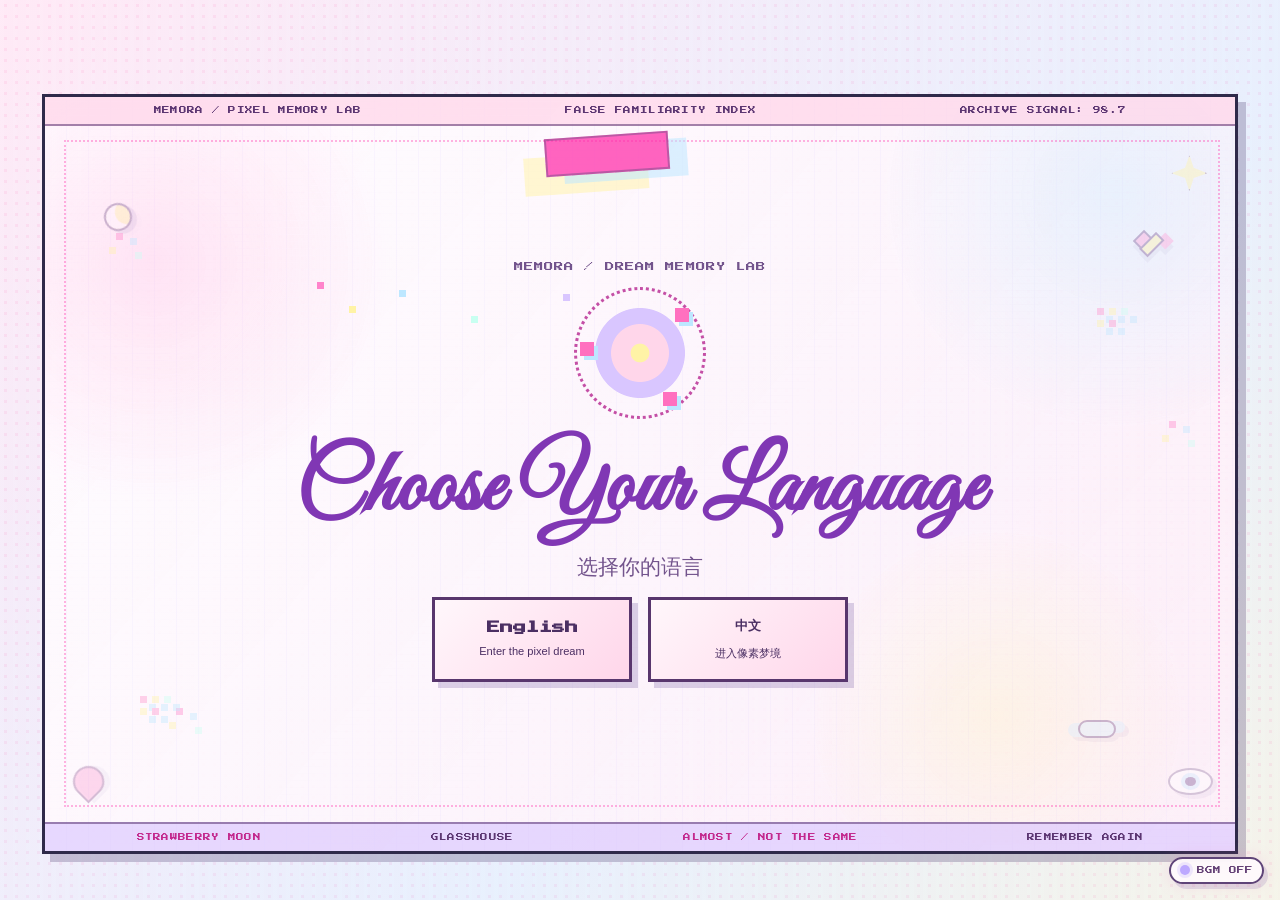
<file: index.html>
<!doctype html>
<html lang="en">
  <head>
    <meta charset="UTF-8" />
    <link rel="icon" type="image/svg+xml" href="./favicon.svg" />
    <meta name="viewport" content="width=device-width, initial-scale=1.0" />
    <title>MEMORA: Almost a Match</title>
    <script type="module" crossorigin src="./assets/index-C3wahCXn.js"></script>
    <link rel="stylesheet" crossorigin href="./assets/index-DxTJriT7.css">
  </head>
  <body>
    <div id="root"></div>
  </body>
</html>
</file>
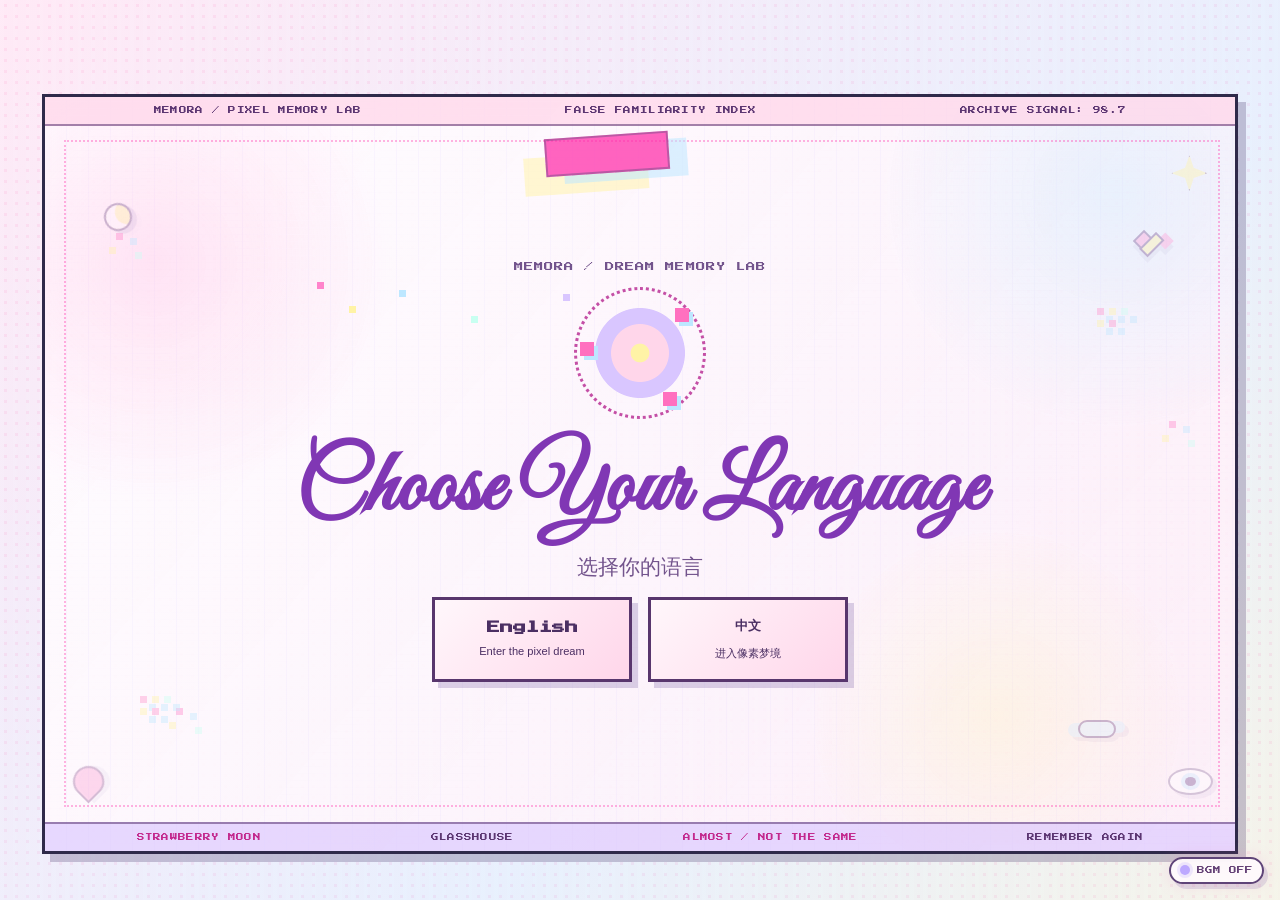
<file: v14-20260602/index.html>
<!doctype html>
<html lang="en">
  <head>
    <meta charset="UTF-8" />
    <link rel="icon" type="image/svg+xml" href="/favicon.svg" />
    <meta name="viewport" content="width=device-width, initial-scale=1.0" />
    <title>MEMORA: Almost a Match</title>
    <script type="module" crossorigin src="/assets/index-C3wahCXn.js"></script>
    <link rel="stylesheet" crossorigin href="/assets/index-DxTJriT7.css">
  </head>
  <body>
    <div id="root"></div>
  </body>
</html>
</file>
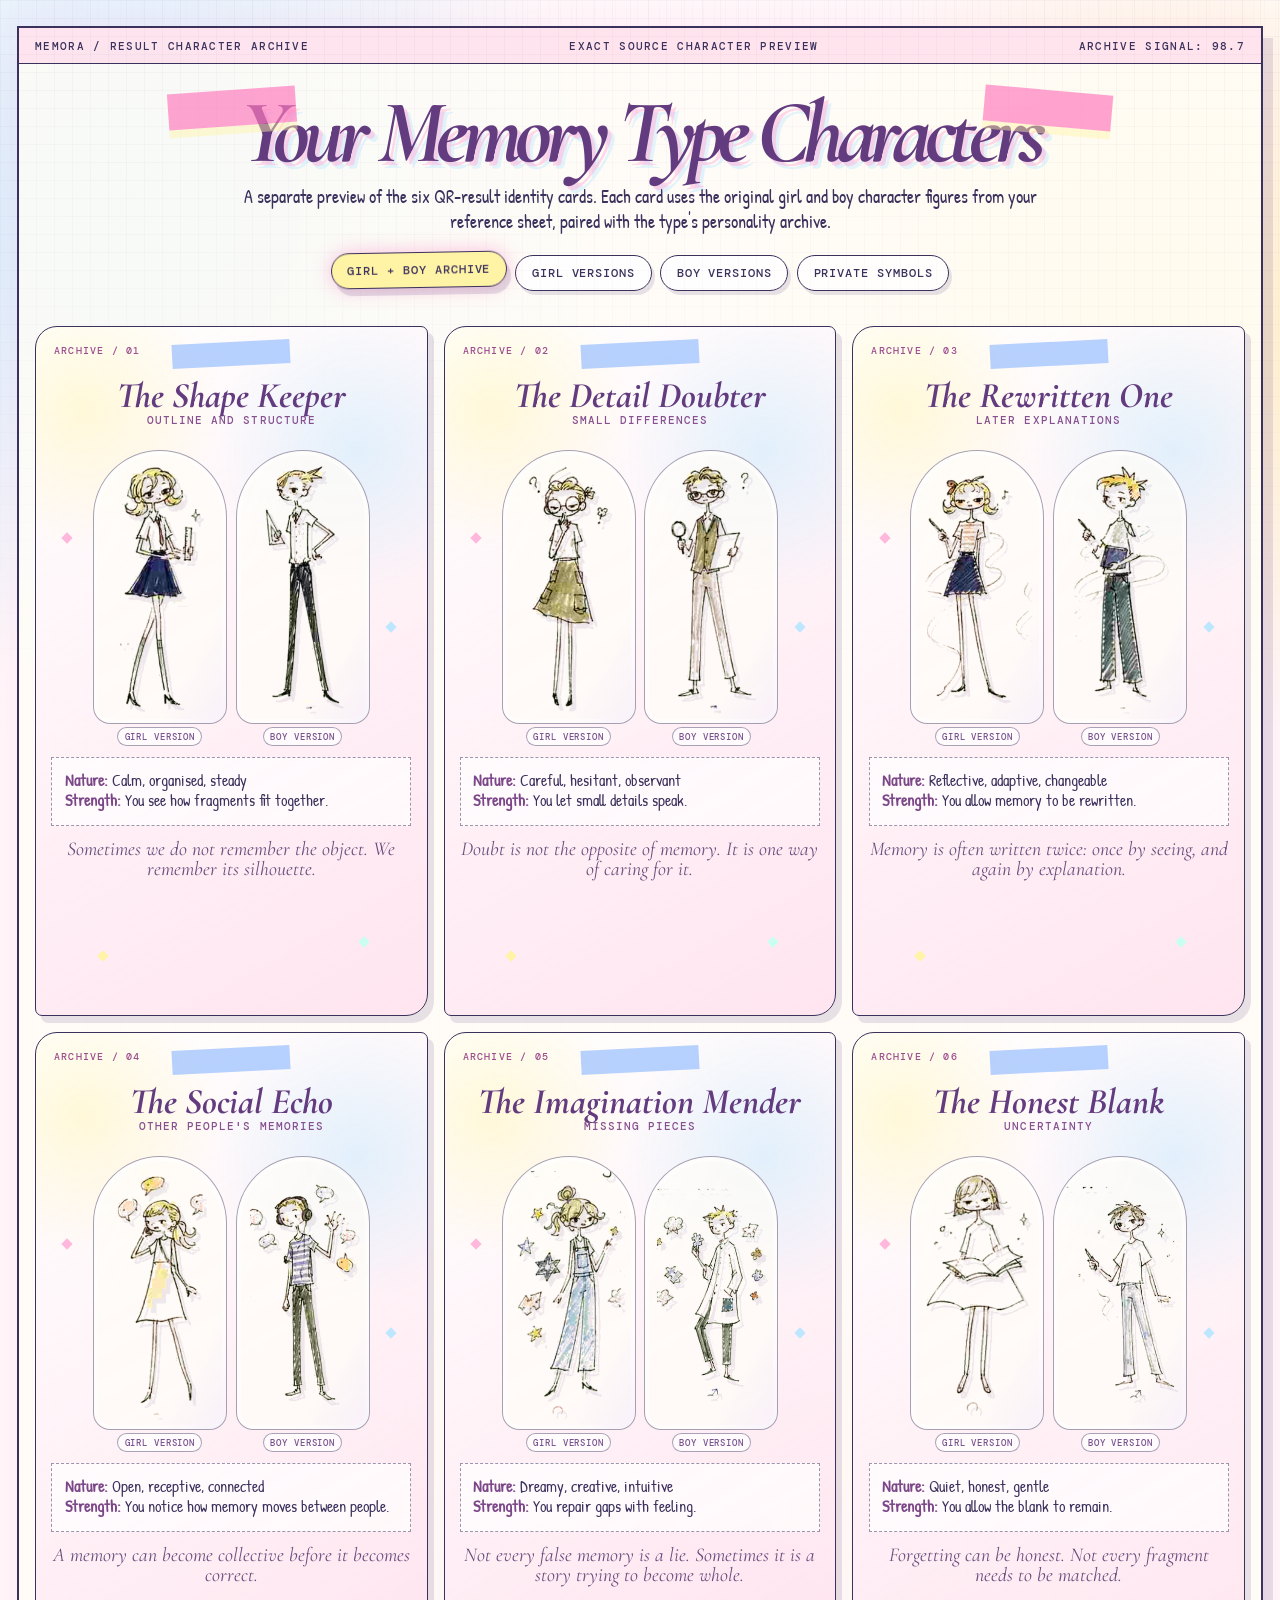
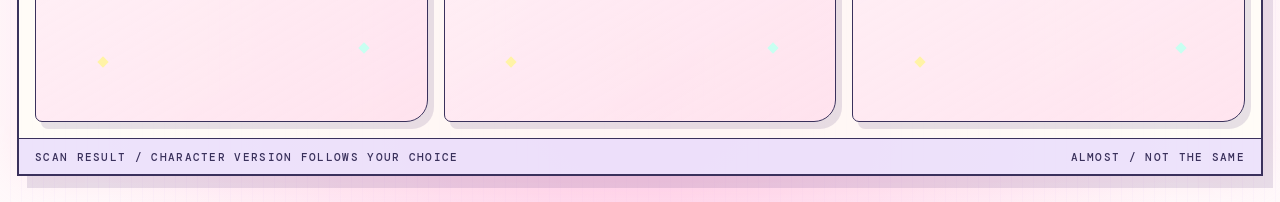
<file: memora-identity-cards-preview.html>
<!doctype html>
<html lang="en">
  <head>
    <meta charset="UTF-8" />
    <meta name="viewport" content="width=device-width, initial-scale=1.0" />
    <title>MEMORA Result Character Archive</title>
    <style>
      @import url("https://fonts.googleapis.com/css2?family=Cormorant+Garamond:ital,wght@0,600;1,600&family=DM+Mono:wght@400;500&family=Patrick+Hand&display=swap");

      :root {
        --paper: #fffdf7;
        --pink: #ffd6ea;
        --rose: #ffb8dc;
        --lilac: #d9c6ff;
        --blue: #bde7ff;
        --mint: #c8fff1;
        --yellow: #fff3a6;
        --ink: #3a315c;
        --plum: #633b7f;
        --shadow: rgba(88, 59, 119, .2);
      }

      * { box-sizing: border-box; }

      body {
        min-height: 100vh;
        margin: 0;
        color: var(--ink);
        background:
          radial-gradient(circle at 10% 12%, rgba(189,231,255,.7), transparent 24%),
          radial-gradient(circle at 91% 18%, rgba(255,243,166,.64), transparent 22%),
          radial-gradient(circle at 50% 92%, rgba(255,184,220,.7), transparent 31%),
          repeating-linear-gradient(90deg, rgba(255,255,255,.1) 0 10px, rgba(217,198,255,.08) 10px 11px),
          #fff9fa;
        font-family: "Patrick Hand", cursive;
      }

      body::before {
        content: "";
        position: fixed;
        inset: 0;
        pointer-events: none;
        opacity: .52;
        background-image:
          linear-gradient(90deg, rgba(105,73,132,.08) 1px, transparent 1px),
          linear-gradient(rgba(105,73,132,.08) 1px, transparent 1px);
        background-size: 18px 18px;
        mask-image: linear-gradient(to bottom, black, transparent 88%);
      }

      .archive-shell {
        width: min(1520px, calc(100vw - 34px));
        margin: 26px auto;
        border: 2px solid var(--ink);
        background: rgba(255,253,247,.82);
        box-shadow: 10px 12px 0 rgba(88,59,119,.14), 0 0 44px rgba(255,184,220,.28);
      }

      .archive-bar,
      .archive-footer {
        display: flex;
        justify-content: space-between;
        gap: 1rem;
        padding: .66rem 1rem;
        border-bottom: 1px solid var(--ink);
        background: rgba(255,214,234,.6);
        font: 500 .68rem "DM Mono", monospace;
        letter-spacing: .12em;
      }

      .archive-footer {
        border-top: 1px solid var(--ink);
        border-bottom: 0;
        background: rgba(217,198,255,.48);
      }

      header {
        position: relative;
        padding: 2.1rem 1rem 1.35rem;
        text-align: center;
        overflow: hidden;
      }

      header::before,
      header::after {
        content: "";
        position: absolute;
        width: 128px;
        height: 36px;
        top: 26px;
        background: rgba(255,121,189,.68);
        rotate: -4deg;
        box-shadow: 0 8px 0 rgba(255,243,166,.45);
      }

      header::before { left: 12%; }
      header::after { right: 12%; rotate: 5deg; }

      h1 {
        margin: 0;
        color: var(--plum);
        font-family: "Cormorant Garamond", serif;
        font-size: clamp(3.4rem, 7vw, 7.3rem);
        font-style: italic;
        line-height: .78;
        letter-spacing: -.08em;
        text-shadow: 4px 4px 0 rgba(255,184,220,.55), 7px 7px 0 rgba(189,231,255,.42);
      }

      .intro {
        max-width: 820px;
        margin: 1rem auto 0;
        font-size: 1.12rem;
      }

      .filter-row {
        display: flex;
        flex-wrap: wrap;
        justify-content: center;
        gap: .55rem;
        padding: 0 1rem 1.2rem;
      }

      button {
        border: 1px solid var(--ink);
        border-radius: 999px;
        padding: .56rem .96rem;
        color: var(--ink);
        background: rgba(255,255,255,.84);
        box-shadow: 3px 4px 0 rgba(88,59,119,.14);
        cursor: pointer;
        font: 500 .74rem "DM Mono", monospace;
        letter-spacing: .08em;
        transition: transform .2s ease, box-shadow .2s ease, background .2s ease;
      }

      button:hover,
      button.active {
        transform: translateY(-3px) rotate(-1deg);
        background: var(--yellow);
        box-shadow: 4px 7px 0 rgba(88,59,119,.16), 0 0 19px rgba(255,121,189,.45);
      }

      .gallery {
        display: grid;
        grid-template-columns: repeat(3, minmax(0, 1fr));
        gap: 1rem;
        padding: 1rem;
      }

      .identity-card {
        position: relative;
        min-height: 690px;
        overflow: hidden;
        border: 1.5px solid var(--ink);
        border-radius: 22px 7px 22px 7px;
        background:
          radial-gradient(circle at 12% 12%, rgba(255,243,166,.42), transparent 20%),
          radial-gradient(circle at 82% 18%, rgba(189,231,255,.44), transparent 22%),
          linear-gradient(150deg, rgba(255,255,255,.92), rgba(255,214,234,.62));
        box-shadow: 6px 7px 0 rgba(88,59,119,.14);
        transition: transform .22s ease, box-shadow .22s ease;
      }

      .identity-card:hover,
      .identity-card.open {
        transform: translateY(-7px) rotate(-.45deg);
        box-shadow: 9px 13px 0 rgba(88,59,119,.15), 0 0 28px rgba(255,143,203,.3);
      }

      .identity-card::before {
        content: "";
        position: absolute;
        width: 118px;
        height: 24px;
        top: 15px;
        left: 50%;
        translate: -50% 0;
        rotate: -3deg;
        background: rgba(139,183,255,.62);
      }

      .card-index {
        position: absolute;
        top: 17px;
        left: 18px;
        color: #9d4d8f;
        font: 500 .63rem "DM Mono", monospace;
        letter-spacing: .12em;
      }

      h2 {
        margin: 3.35rem .9rem .14rem;
        color: var(--plum);
        font-family: "Cormorant Garamond", serif;
        font-size: 2.25rem;
        font-style: italic;
        line-height: .86;
        text-align: center;
      }

      .focus {
        margin: 0 1rem .7rem;
        color: #87518f;
        font: 500 .66rem "DM Mono", monospace;
        letter-spacing: .1em;
        text-align: center;
        text-transform: uppercase;
      }

      .persona-row {
        display: flex;
        justify-content: center;
        align-items: end;
        gap: .56rem;
        min-height: 308px;
        padding: .5rem .7rem 0;
      }

      .persona {
        display: grid;
        gap: .24rem;
        justify-items: center;
        transition: opacity .2s ease, transform .2s ease;
      }

      .persona-window {
        position: relative;
        width: 134px;
        height: 274px;
        overflow: hidden;
        border: 1px solid rgba(58,49,92,.45);
        border-radius: 78px 78px 20px 20px;
        background: rgba(255,253,247,.76);
        box-shadow: inset 0 0 0 4px rgba(255,255,255,.62);
      }

      .persona-window::after {
        content: "";
        position: absolute;
        inset: 0;
        pointer-events: none;
        background: linear-gradient(120deg, rgba(255,255,255,.44), transparent 35% 75%, rgba(217,198,255,.18));
      }

      .persona-art {
        position: relative;
        z-index: 1;
        display: block;
        width: 100%;
        height: 100%;
        object-fit: contain;
        filter: saturate(1.02) contrast(1.03) drop-shadow(4px 5px 0 rgba(88,59,119,.1));
      }

      .persona small {
        border: 1px solid rgba(58,49,92,.44);
        padding: .15rem .38rem;
        border-radius: 999px;
        background: rgba(255,255,255,.72);
        color: #78538e;
        font: 500 .55rem "DM Mono", monospace;
        letter-spacing: .1em;
      }

      body.show-girl .persona.boy,
      body.show-boy .persona.girl,
      body:not(.show-private) .persona.private { display: none; }

      body.show-private .persona.girl,
      body.show-private .persona.boy { display: none; }

      body.show-girl .persona-row,
      body.show-boy .persona-row,
      body.show-private .persona-row { justify-content: center; }

      body.show-girl .persona-window,
      body.show-boy .persona-window,
      body.show-private .persona-window {
        width: 180px;
      }

      .persona.private .persona-window {
        display: grid;
        place-items: center;
        border-radius: 50%;
        background:
          radial-gradient(circle, rgba(255,253,247,.98) 0 22%, rgba(217,198,255,.78) 23% 47%, rgba(189,231,255,.62) 48% 68%, rgba(255,184,220,.42) 69%);
        box-shadow: 0 0 0 1px rgba(58,49,92,.46), 0 0 26px rgba(189,168,255,.56);
      }

      .persona.private .persona-window::before {
        content: "";
        position: absolute;
        inset: 14%;
        border: 1px dashed rgba(58,49,92,.58);
        border-radius: 50%;
        animation: private-spin 7s linear infinite;
      }

      .private-glyph {
        color: var(--plum);
        font-family: "Cormorant Garamond", serif;
        font-size: 5.4rem;
        font-style: italic;
      }

      .character-notes {
        margin: .68rem .95rem .9rem;
        padding: .7rem .78rem;
        border: 1px dashed rgba(58,49,92,.5);
        background: rgba(255,255,255,.68);
      }

      .character-notes p {
        margin: .22rem 0;
        font-size: .98rem;
        line-height: 1.08;
      }

      .character-notes b { color: #7c4788; }

      .insight {
        margin: .65rem .95rem 1rem;
        color: #694d7d;
        font-family: "Cormorant Garamond", serif;
        font-size: 1.23rem;
        font-style: italic;
        line-height: 1;
        text-align: center;
      }

      .pixel-stars {
        position: absolute;
        inset: 0;
        pointer-events: none;
      }

      .pixel-stars i {
        position: absolute;
        width: 8px;
        height: 8px;
        background: var(--rose);
        rotate: 45deg;
        animation: twinkle 2.4s ease-in-out infinite alternate;
      }

      .pixel-stars i:nth-child(1) { left: 7%; top: 30%; }
      .pixel-stars i:nth-child(2) { right: 8%; top: 43%; background: var(--blue); animation-delay: -.8s; }
      .pixel-stars i:nth-child(3) { left: 16%; bottom: 8%; background: var(--yellow); animation-delay: -1.5s; }
      .pixel-stars i:nth-child(4) { right: 15%; bottom: 10%; background: var(--mint); animation-delay: -.3s; }

      @keyframes twinkle {
        to { scale: 1.55; filter: drop-shadow(0 0 9px rgba(255,121,189,.8)); }
      }

      @keyframes private-spin {
        to { rotate: 360deg; }
      }

      @media (max-width: 1160px) {
        .gallery { grid-template-columns: repeat(2, minmax(0, 1fr)); }
      }

      @media (max-width: 740px) {
        .gallery { grid-template-columns: minmax(0, 1fr); }
        .archive-bar, .archive-footer { font-size: .5rem; }
        header::before, header::after { display: none; }
      }
    </style>
  </head>
  <body class="show-both">
    <main class="archive-shell">
      <div class="archive-bar">
        <span>MEMORA / RESULT CHARACTER ARCHIVE</span>
        <span>EXACT SOURCE CHARACTER PREVIEW</span>
        <span>ARCHIVE SIGNAL: 98.7</span>
      </div>
      <header>
        <h1>Your Memory Type Characters</h1>
        <p class="intro">A separate preview of the six QR-result identity cards. Each card uses the original girl and boy character figures from your reference sheet, paired with the type's personality archive.</p>
      </header>
      <nav class="filter-row" aria-label="Character preview filter">
        <button class="active" data-filter="both">GIRL + BOY ARCHIVE</button>
        <button data-filter="girl">GIRL VERSIONS</button>
        <button data-filter="boy">BOY VERSIONS</button>
        <button data-filter="private">PRIVATE SYMBOLS</button>
      </nav>
      <section class="gallery" id="gallery"></section>
      <footer class="archive-footer">
        <span>SCAN RESULT / CHARACTER VERSION FOLLOWS YOUR CHOICE</span>
        <span>ALMOST / NOT THE SAME</span>
      </footer>
    </main>

    <script>
      const types = [
        {
          name: "The Shape Keeper",
          focus: "Outline and structure",
          nature: "Calm, organised, steady",
          strength: "You see how fragments fit together.",
          insight: "Sometimes we do not remember the object. We remember its silhouette.",
          girl: "assets/characters/shape-keeper-girl.png",
          boy: "assets/characters/shape-keeper-boy.png",
          privateGlyph: "&#9633;",
        },
        {
          name: "The Detail Doubter",
          focus: "Small differences",
          nature: "Careful, hesitant, observant",
          strength: "You let small details speak.",
          insight: "Doubt is not the opposite of memory. It is one way of caring for it.",
          girl: "assets/characters/detail-doubter-girl.png",
          boy: "assets/characters/detail-doubter-boy.png",
          privateGlyph: "?",
        },
        {
          name: "The Rewritten One",
          focus: "Later explanations",
          nature: "Reflective, adaptive, changeable",
          strength: "You allow memory to be rewritten.",
          insight: "Memory is often written twice: once by seeing, and again by explanation.",
          girl: "assets/characters/rewritten-one-girl.png",
          boy: "assets/characters/rewritten-one-boy.png",
          privateGlyph: "&#8634;",
        },
        {
          name: "The Social Echo",
          focus: "Other people's memories",
          nature: "Open, receptive, connected",
          strength: "You notice how memory moves between people.",
          insight: "A memory can become collective before it becomes correct.",
          girl: "assets/characters/social-echo-girl.png",
          boy: "assets/characters/social-echo-boy.png",
          privateGlyph: "&#9676;",
        },
        {
          name: "The Imagination Mender",
          focus: "Missing pieces",
          nature: "Dreamy, creative, intuitive",
          strength: "You repair gaps with feeling.",
          insight: "Not every false memory is a lie. Sometimes it is a story trying to become whole.",
          girl: "assets/characters/imagination-mender-girl.png",
          boy: "assets/characters/imagination-mender-boy.png",
          privateGlyph: "&#10022;",
        },
        {
          name: "The Honest Blank",
          focus: "Uncertainty",
          nature: "Quiet, honest, gentle",
          strength: "You allow the blank to remain.",
          insight: "Forgetting can be honest. Not every fragment needs to be matched.",
          girl: "assets/characters/honest-blank-girl.png",
          boy: "assets/characters/honest-blank-boy.png",
          privateGlyph: "&#183;",
        },
      ];

      function persona(role, assetPath) {
        return `
          <div class="persona ${role}">
            <div class="persona-window">
              <img class="persona-art" src="${assetPath}" alt="${role} character cutout from the MEMORA source sheet" />
            </div>
            <small>${role.toUpperCase()} VERSION</small>
          </div>
        `;
      }

      function privatePersona(glyph) {
        return `
          <div class="persona private">
            <div class="persona-window">
              <b class="private-glyph">${glyph}</b>
            </div>
            <small>PRIVATE SYMBOL</small>
          </div>
        `;
      }

      const gallery = document.querySelector("#gallery");
      gallery.innerHTML = types.map((type, index) => `
        <article class="identity-card" tabindex="0">
          <span class="card-index">ARCHIVE / 0${index + 1}</span>
          <span class="pixel-stars" aria-hidden="true"><i></i><i></i><i></i><i></i></span>
          <h2>${type.name}</h2>
          <p class="focus">${type.focus}</p>
          <div class="persona-row">
            ${persona("girl", type.girl)}
            ${persona("boy", type.boy)}
            ${privatePersona(type.privateGlyph)}
          </div>
          <div class="character-notes">
            <p><b>Nature:</b> ${type.nature}</p>
            <p><b>Strength:</b> ${type.strength}</p>
          </div>
          <p class="insight">${type.insight}</p>
        </article>
      `).join("");

      document.querySelectorAll("[data-filter]").forEach((button) => {
        button.addEventListener("click", () => {
          document.querySelectorAll("[data-filter]").forEach((item) => item.classList.remove("active"));
          button.classList.add("active");
          document.body.className = `show-${button.dataset.filter}`;
        });
      });

      document.querySelectorAll(".identity-card").forEach((card) => {
        card.addEventListener("click", () => card.classList.toggle("open"));
      });
    </script>
  </body>
</html>
</file>
<file: assets/index-DxTJriT7.css>
@import "https://fonts.googleapis.com/css2?family=Caveat:wght@400;600;700&family=Great+Vibes&family=Patrick+Hand&family=Press+Start+2P&family=Shantell+Sans:ital,wght@0,400;0,600;1,400&family=UnifrakturCook:wght@700&display=swap";:root{--paper:#fffdf7;--mist-blue:#eaf4ff;--soft-lilac:#efeaff;--blush:#fff0f7;--moon-yellow:#fff4b8;--soft-blue:#b7c6ff;--soft-purple:#d8b8ff;--soft-pink:#ffd6f4;--tape-blue:#8bb7ff;--ink:#2f3555;--muted-ink:#6d7390;--warning-coral:#ff8b8b;--line:#36406f;--paper-shadow:0 14px 34px #5a528129;--pixel-cream:#fff7f2;--dream-pink:#ffd6ea;--soft-rose:#ffb8dc;--mist-purple:#d9c6ff;--moon-lilac:#bda8ff;--baby-blue:#bde7ff;--mint-glow:#c8fff1;--star-yellow:#fff3a6;--pixel-ink:#3a315c;--deep-plum:#4b2f63;--soft-shadow:#7054a040}*{box-sizing:border-box}html,body,#root{min-height:100%;margin:0}body{color:var(--ink);background:radial-gradient(circle at 20% 20%,#d8b8ff59,#0000 30%),radial-gradient(circle at 80% 10%,#b7c6ff59,#0000 28%),radial-gradient(circle at 50% 90%,#ffd6f459,#0000 32%),#fffdf7;font-family:Shantell Sans,Patrick Hand,cursive}body:before{content:"";pointer-events:none;opacity:.16;mix-blend-mode:multiply;background-image:repeating-radial-gradient(circle at 20% 30%,#28305921 0 1px,#0000 1px 4px),repeating-linear-gradient(12deg,#ffffff59 0 2px,#0000 2px 6px);position:fixed;inset:0}.app-root{width:min(1060px,100%);margin:0 auto;padding:1.5rem}.page-shell{border:3px solid var(--line);box-shadow:var(--paper-shadow);background:#fffdf7eb;border-radius:30px 24px 36px 22px;padding:1.4rem clamp(1rem,2vw,2rem) 2rem;position:relative;overflow:hidden}.page-shell:before,.page-shell:after{content:"";pointer-events:none;border:2px dashed #36406f54;position:absolute}.page-shell:before{background:#8bb7ff9e;width:120px;height:34px;top:.8rem;left:42%;transform:rotate(-4deg)}.page-shell:after{border-radius:22px 28px 20px 30px;width:calc(100% - 2.4rem);height:calc(100% - 2.6rem);top:1.2rem;left:1.2rem}.paper-grain{pointer-events:none;background-image:radial-gradient(circle at 70% 15%,#ffd6f433,#0000 46%),radial-gradient(circle at 14% 72%,#b7c6ff33,#0000 50%);position:absolute;inset:0}.page-header{text-align:center;z-index:1;margin-bottom:1.2rem;position:relative}.page-title{letter-spacing:.03em;margin:0;font-family:Caveat,cursive;font-size:clamp(2rem,5.2vw,3.3rem);line-height:1.05}.page-subtitle{max-width:760px;color:var(--muted-ink);margin:.6rem auto 0;font-size:clamp(.95rem,2.7vw,1.18rem)}.page-content{z-index:1;flex-direction:column;gap:1rem;display:flex;position:relative}.paper-button{border:2px solid var(--line);background:var(--paper);color:var(--ink);cursor:pointer;border-radius:18px 22px 16px 20px;padding:.62rem 1rem;font-family:Patrick Hand,cursive;font-size:1.1rem;transition:transform .2s,box-shadow .2s;box-shadow:2px 3px #2f355552}.paper-button:hover:not(:disabled){transform:translateY(-2px)rotate(-.6deg);box-shadow:2px 6px #2f355552}.paper-button:disabled{opacity:.5;cursor:not-allowed}.paper-button.tone-blue{background:linear-gradient(130deg, var(--mist-blue), var(--soft-blue))}.paper-button.tone-pink{background:linear-gradient(130deg, var(--blush), var(--soft-pink))}.paper-button.tone-yellow{background:linear-gradient(130deg, #fff8d8, var(--moon-yellow))}.paper-button.tone-neutral{background:#fffefb}.button-stack{gap:.6rem;width:min(520px,100%);margin:0 auto;display:grid}.soft-hint{color:var(--muted-ink);text-align:center;font-size:.96rem}.landing-page{justify-items:center;gap:1.2rem;padding-bottom:1rem;display:grid}.poetic-copy{text-align:center;font-size:clamp(1.05rem,3.2vw,1.45rem);line-height:1.45}.landing-wheel{width:min(390px,92%)}.doodle-row{flex-wrap:wrap;justify-content:center;gap:.7rem;display:flex}.doodle-row span{border:2px dashed var(--line);background:#fff;border-radius:12px;padding:.25rem .6rem;font-family:Caveat,cursive;font-size:1.1rem}.wheel-wrap{place-items:center;display:grid}.phenak-wheel{aspect-ratio:1;border:3px solid var(--line);background:repeating-conic-gradient(from 0deg, #b7c6ff7a 0 22deg, #efeaff75 22deg 45deg);border-radius:50%;width:280px;position:relative}.wheel-fragment{transform-origin:50%;width:0;height:0;position:absolute;inset:50%}.wheel-fragment span{transform:rotate(calc(var(--rot,0deg) * -1));border:1.5px solid var(--line);background:#fffdf7d6;border-radius:9px;margin-left:-24px;padding:.1rem .32rem;font-size:.78rem;display:inline-block}.wheel-fragment i{background:linear-gradient(135deg,#ff9fd8 0 45%,#fff4b8 45% 68%,#8bb7ff 68%);border:2px solid #2f3555ad;width:18px;height:18px;margin:-9px;display:block;box-shadow:8px 4px #7bffd29e,-5px -7px #d8b8ff9e}.wheel-center{border:2px solid var(--line);background:#fff;border-radius:50%;position:absolute;inset:43%}.version-grid{grid-template-columns:repeat(3,minmax(0,1fr));gap:.9rem;display:grid}.version-card{border:2px solid var(--line);text-align:left;cursor:pointer;background:#ffffffbf;border-radius:18px 16px 22px 20px;padding:1rem .8rem;transition:transform .2s}.version-card:hover{transform:translateY(-4px)rotate(-1deg)}.version-card h3{margin:.6rem 0 .3rem;font-family:Caveat,cursive;font-size:1.5rem}.version-card p{color:var(--muted-ink);margin:0}.doodle-person{width:76px;height:96px;display:inline-block;position:relative}.doodle-person:before,.doodle-person:after{content:"";border:2px solid var(--line);background:#fff;position:absolute}.doodle-person:before{border-radius:50%;width:30px;height:30px;top:0;left:22px}.doodle-person:after{border-radius:14px;width:50px;height:56px;bottom:0;left:12px}.doodle-person.girl:after{background:var(--soft-pink)}.doodle-person.boy:after{background:var(--mist-blue)}.doodle-person.random:after{background:linear-gradient(130deg, var(--mist-blue), var(--soft-pink))}.echo-note{justify-items:center;gap:1rem;display:grid}.taped-note{border:2px solid var(--line);background:#fffef7;border-radius:18px;width:min(640px,100%);padding:1rem;position:relative}.taped-note:before{content:"";background:#8bb7ffb8;width:86px;height:24px;position:absolute;top:-11px;left:46%;transform:rotate(-5deg)}.taped-note .label{color:var(--muted-ink);margin:0}.taped-note blockquote{margin:.5rem 0 0;font-family:Caveat,cursive;font-size:1.35rem}.question-main{text-align:center;margin:0;font-size:1.2rem}.living-frame{text-align:center;justify-items:center;gap:.8rem;display:grid}.frame-previews{grid-template-columns:1.3fr .8fr 1fr;gap:.8rem;width:min(700px,100%);display:grid}.preview-cards,.preview-magnifier,.preview-wheel{border:2px dashed var(--line);border-radius:14px;padding:.8rem}.preview-cards{grid-template-columns:repeat(4,1fr);gap:.5rem;display:grid}.preview-cards span{aspect-ratio:1/1.3;border:2px solid var(--line);background:#fff;border-radius:12px}.preview-magnifier{position:relative}.preview-magnifier:before{content:"";border:4px solid #8bb7ff;border-radius:50%;width:56px;height:56px;position:absolute;top:28%;left:28%}.preview-magnifier:after{content:"";background:#8bb7ff;border-radius:8px;width:44px;height:7px;position:absolute;bottom:26%;right:18%;transform:rotate(36deg)}.how-to-play{gap:.6rem;max-width:760px;margin:0 auto;display:grid}.how-to-play p{margin:0}.special-cards{border:2px dashed var(--line);background:#eaf4ff80;border-radius:16px;padding:.8rem 1rem}.special-cards h3{margin:0 0 .5rem;font-size:1.2rem}.special-cards ul{margin:0;padding-left:1.2rem}.mini-demo{grid-template-columns:repeat(2,minmax(0,1fr));gap:.8rem;display:grid}.mini-demo div{border:2px solid var(--line);background:#fff;border-radius:12px;padding:.7rem}.mini-demo span{color:var(--muted-ink);display:block}.question-gate{justify-items:center;gap:.9rem;max-width:760px;margin:0 auto;display:grid}.question-options{gap:.6rem;width:100%;display:grid}.question-option{border:2px solid var(--line);text-align:left;cursor:pointer;background:#fff;border-radius:12px 18px 14px 14px;padding:.66rem .8rem}.question-option.selected{background:linear-gradient(120deg,#b7c6ff99,#ffd6f499)}.game-toolbar{justify-content:space-between;align-items:center;gap:.8rem;display:flex}.game-feedback{margin:0;font-size:1.08rem}.game-grid{gap:.55rem;margin-top:.6rem;display:grid}.game-grid.round-1,.game-grid.round-2{grid-template-columns:repeat(4,minmax(0,1fr))}.memory-card{aspect-ratio:.74;perspective:900px;cursor:pointer;background:0 0;border:none;width:100%;padding:0}.memory-card-inner{width:100%;height:100%;transform-style:preserve-3d;position:relative}.memory-card-face{border:2px solid var(--line);backface-visibility:hidden;text-align:center;border-radius:14px 17px 13px 16px;place-content:center;padding:.4rem;display:grid;position:absolute;inset:0}.memory-card-back span{font-family:Caveat,cursive;font-size:1.2rem}.memory-card-back small{color:var(--muted-ink)}.memory-card-front{background:#fffdf7f0;transform:rotateY(180deg)}.memory-card-front p{margin:0;font-size:.92rem}.memory-card-front small{color:var(--muted-ink);font-size:.75rem}.memory-card.matched .memory-card-front{background:linear-gradient(130deg,#b7c6ff80,#fff4b880)}.game-summary{color:var(--muted-ink);flex-wrap:wrap;gap:.7rem;font-size:.9rem;display:flex}.floating-note{border:2px solid var(--line);background:#fff4b894;border-radius:10px;padding:.56rem .7rem;font-size:.95rem}.magnifier{cursor:grab;background:0 0;border:none;padding:.2rem .2rem .5rem;position:relative}.magnifier-circle{border:4px solid var(--tape-blue);background:#ffffffbf;border-radius:50%;width:40px;height:40px;display:block}.magnifier-handle{background:var(--tape-blue);border-radius:8px;width:34px;height:8px;display:block;transform:rotate(35deg)translate(12px,-2px)}.magnifier-tip{border:2px solid var(--line);opacity:0;pointer-events:none;background:#fff;border-radius:10px;width:180px;padding:.35rem;font-size:.73rem;transition:opacity .2s;position:absolute;top:-2px;left:calc(100% + 8px)}.magnifier.active .magnifier-tip{opacity:1}.supplement-board{grid-template-columns:repeat(2,minmax(0,1fr));gap:.75rem;display:grid}.supplement-note{border:2px solid var(--line);text-align:left;cursor:pointer;background:#fff;border-radius:14px;padding:.8rem}.supplement-note h4{margin:0 0 .35rem;font-family:Caveat,cursive;font-size:1.25rem}.supplement-note p{color:var(--muted-ink);margin:0}.supplement-note.opened{background:linear-gradient(130deg,#b7c6ff7a,#fff4b87a)}.spin-archive{text-align:center;justify-items:center;gap:.8rem;display:grid}.speed-control{gap:.35rem;display:grid}.speed-control input{width:min(360px,84vw)}.reflection-wrap{gap:.8rem;display:grid}.reflection-card{border:2px dashed var(--line);background:#ffffff94;border-radius:16px;padding:.8rem}.reflection-card h3{margin:0 0 .7rem;font-size:1.08rem}.reflection-options{gap:.5rem;display:grid}.reflection-options button{border:2px solid var(--line);text-align:left;cursor:pointer;background:#fff;border-radius:10px;padding:.42rem .55rem}.reflection-options .selected{background:#d8b8ff8a}.result-loading{place-content:center;gap:.7rem;min-height:260px;display:grid}.result-loading p{margin:0;font-family:Caveat,cursive;font-size:1.4rem}.result-preview{text-align:center;justify-items:center;gap:.9rem;display:grid}.locked-card{border:3px dashed var(--line);background:#ffffffbf;border-radius:16px;width:min(420px,100%);padding:1rem}.locked-card p{margin:.3rem 0;font-family:Caveat,cursive;font-size:1.4rem}.qr-box{border:2px solid var(--line);background:#fff;border-radius:18px;padding:.9rem}.full-result{gap:.8rem;display:grid}.result-section{border:2px solid var(--line);background:#ffffffa3;border-radius:14px;padding:.9rem}.result-section h2{margin:0 0 .5rem;font-family:Caveat,cursive;font-size:1.42rem}.type-card h3{margin:.2rem 0;font-size:1.5rem}.type-doodle{width:120px;height:140px;margin-top:.4rem;position:relative}.type-doodle .head,.type-doodle .body,.type-doodle .prop{border:2px solid var(--line);background:#fff;position:absolute}.type-doodle .head{border-radius:50%;width:38px;height:38px;top:6px;left:40px}.type-doodle .body{border-radius:14px;width:66px;height:72px;top:50px;left:26px}.type-doodle .prop{border-radius:8px;width:24px;height:30px;top:70px;right:2px}.type-doodle.girl .body{background:var(--soft-pink)}.type-doodle.boy .body{background:var(--mist-blue)}.type-doodle.shape-keeper .prop{background:#fff4b8a6;border-radius:2px}.type-doodle.detail-doubter .prop{border-width:3px;border-radius:50%;width:28px;height:28px}.type-doodle.rewritten-one .prop{background:#ffd6f4b3;transform:rotate(-18deg)}.type-doodle.social-echo .prop{background:#b7c6ff9e;border-radius:14px 14px 14px 4px;width:34px}.type-doodle.imagination-mender .prop{clip-path:polygon(50% 0%,65% 34%,100% 38%,72% 58%,82% 100%,50% 75%,18% 100%,28% 58%,0% 38%,35% 34%);background:#d8b8ffcc}.type-doodle.honest-blank .prop{background:#fff;border-radius:4px;width:28px;height:34px}.score-list{gap:.5rem;display:grid}.score-row{grid-template-columns:140px 1fr 52px;align-items:center;gap:.6rem;display:grid}.score-track{border:2px solid var(--line);background:#fff;border-radius:10px;height:14px;overflow:hidden}.score-fill{background:linear-gradient(90deg, var(--soft-purple), var(--soft-blue));height:100%}.path-list p{margin:.35rem 0}.carry-line{font-family:Caveat,cursive;font-size:1.4rem}.leave-note-form{gap:.8rem;display:grid}.leave-note-form label{gap:.35rem;display:grid}.leave-note-form textarea{border:2px solid var(--line);background:#fffefa;border-radius:10px;width:100%;min-height:80px;padding:.5rem;font-family:inherit;font-size:1rem}.quick-notes{flex-wrap:wrap;gap:.4rem;display:flex}.quick-notes button{border:2px solid var(--line);cursor:pointer;background:#eaf4ffa6;border-radius:999px;padding:.3rem .6rem}.archive-wall{grid-template-columns:repeat(auto-fill,minmax(240px,1fr));gap:.8rem;display:grid}.wall-note{border:2px solid var(--line);background:#fff;border-radius:8px 12px 10px 9px;padding:.7rem;position:relative}.wall-note:before{content:"";background:#8bb7ffb8;width:70px;height:16px;position:absolute;top:-8px;left:calc(50% - 35px);transform:rotate(-2deg)}.note-title{margin:0;font-family:Caveat,cursive;font-size:1.32rem}.note-type{color:var(--muted-ink);margin:.2rem 0 .5rem}.empty-wall{border:2px dashed var(--line);text-align:center;background:#fff;border-radius:14px;padding:1rem}@media (width<=900px){.app-root{padding:.8rem}.version-grid,.frame-previews,.supplement-board{grid-template-columns:1fr}.game-grid.round-2{grid-template-columns:repeat(4,minmax(0,1fr))}.score-row{grid-template-columns:1fr}.score-row strong{justify-self:end}}@media (width<=640px){.page-shell{padding:1rem .8rem 1.2rem}.game-grid.round-1{grid-template-columns:repeat(3,minmax(0,1fr))}.game-grid.round-2{grid-template-columns:repeat(4,minmax(0,1fr))}.game-toolbar{flex-direction:column;align-items:flex-start}.magnifier-tip{top:48px;left:0}}.living-frame{width:100%;overflow:hidden}.frame-previews{grid-template-columns:minmax(0,1.15fr) minmax(0,.7fr) minmax(0,.9fr);align-items:stretch;overflow:hidden}.frame-previews>*{min-width:0;overflow:hidden}.preview-wheel{place-items:center;display:grid}.preview-wheel .memory-rings{width:min(170px,100%);box-shadow:0 0 20px #ff70bf38}.preview-wheel .ring-word{width:68px;margin-left:-34px;font-size:.29rem}body:has(.game-page-shell){overflow:hidden}.app-root:has(.game-page-shell){width:min(1180px,100%);height:100vh;padding-block:.4rem}.game-page-shell{height:calc(100vh - .8rem);min-height:620px;padding-top:2.6rem;padding-bottom:2.45rem;overflow:hidden}.game-page-shell .page-header{margin-bottom:.45rem}.game-page-shell .chapter-eyebrow{display:none}.game-page-shell .page-title{font-size:clamp(1.8rem,4vw,2.75rem)}.game-page-shell .page-subtitle{margin-top:.25rem;font-size:.9rem}.game-page-shell .page-content{gap:.42rem;height:calc(100% - 74px);min-height:0}.game-page-shell .game-toolbar{min-height:46px}.game-page-shell .game-grid{flex:auto;grid-auto-rows:minmax(0,1fr);gap:.46rem;width:min(920px,100%);min-height:0;margin:0 auto}.game-page-shell .game-grid>div{min-height:0}.game-page-shell .memory-card{aspect-ratio:auto;height:100%}.game-page-shell .game-summary{justify-content:center;min-height:20px}.game-page-shell .soft-hint{margin:0}.game-page-shell .paper-button{justify-self:center}.version-card{text-align:center;background:radial-gradient(circle at 20% 12%,#fff3a685,#0000 18%),linear-gradient(145deg,#fffffff0,#ffddf2c2);position:relative;overflow:hidden;box-shadow:6px 6px #7054a02b}.version-card:before,.version-card:after{content:"";pointer-events:none;position:absolute}.version-card:before{border:1px dashed #7054a06b;inset:8px}.version-card:after{background:#ff8fcc;width:7px;height:7px;bottom:16px;right:15px;box-shadow:-15px -5px #bde7ff,-3px -18px #fff3a6}.doodle-head{border-width:2px;width:142px;height:142px;margin-top:.45rem;overflow:visible;box-shadow:5px 5px #7054a02e,inset 0 0 0 7px #ffffff57}.doodle-head:before{border-radius:50%;width:11px;height:14px;inset:54px auto auto 38px;box-shadow:55px 0 #4b2f63}.doodle-head:after{width:32px;top:83px;left:54px}.avatar-hair,.avatar-cheeks,.avatar-detail{pointer-events:none;display:block;position:absolute}.avatar-hair{background:#8a6ca7;border:3px solid #694880;border-bottom:0;border-radius:62% 54% 42% 36%;height:64px;inset:-7px 8px auto}.girl .avatar-hair{background:#9b79af;border-radius:62% 58% 44% 40%;height:76px;box-shadow:-18px 34px 0 -5px #9b79af,20px 36px 0 -6px #9b79af}.boy .avatar-hair{clip-path:polygon(0 26%,15% 3%,29% 16%,42% 0,55% 17%,69% 2%,82% 20%,100% 10%,96% 100%,3% 100%);background:#6680a6;height:59px;inset:-11px 4px auto}.private .avatar-hair{filter:blur(4px);background:#bda8ff80}.avatar-cheeks{background:#ff89be75;border-radius:50%;width:19px;height:8px;top:76px;left:25px;box-shadow:74px 0 #ff89be75}.avatar-detail{border-bottom:2px solid #694880;border-radius:50%;width:15px;height:9px;top:50px;left:63px}.boy .avatar-detail{background:#bde7ff33;border:2px solid #694880;border-radius:50%;width:38px;height:25px;top:48px;left:28px;box-shadow:47px 0 0 -2px #bde7ff33,47px 0 #694880}.private .avatar-detail{filter:blur(2px);background:repeating-linear-gradient(90deg,#ffffffb8 0 8px,#bda8ffb8 8px 16px);border:0;border-radius:0;width:89px;height:34px;top:48px;left:26px}.doodle-head i{filter:drop-shadow(3px 3px #7054a029);width:32px;height:32px;top:-12px;right:-13px}.girl i{background:#fff3a6}.boy i{background:#bde7ff}.memory-card-face{overflow:hidden}.memory-card-face:before{content:"";pointer-events:none;border:1px dashed #68407f61;position:absolute;inset:6px}.memory-card-back{background:radial-gradient(circle at 50% 34%,#fff3a68f,#0000 24%),linear-gradient(145deg,#ffe6f6,#dcd7ff);gap:.08rem}.memory-card-back b{color:#604078;letter-spacing:.06em;font-family:Great Vibes,Caveat,cursive;font-size:clamp(1.2rem,2.4vw,1.85rem)}.card-back-sigil{border:2px dotted #a84d9a;border-radius:50%;width:46px;height:46px;margin:0 auto .2rem;animation:7s linear infinite slow-spin;position:relative}.card-back-sigil i{background:#fff3a6;border:1px solid #76508f;display:block;position:absolute}.card-back-sigil i:first-child{inset:11px;rotate:45deg}.card-back-sigil i:nth-child(2){width:7px;height:7px;top:18px;left:-4px;box-shadow:41px 0 #bde7ff}.card-back-sigil i:nth-child(3){width:7px;height:7px;top:-4px;left:18px;box-shadow:0 41px #ff9fd6}.dream-object{margin-bottom:.5rem;scale:1.18}.card-corner-star{clip-path:polygon(50% 0,62% 36%,100% 50%,62% 62%,50% 100%,38% 62%,0 50%,38% 36%);background:#fff3a6;width:11px;height:11px;position:absolute;top:8px;right:8px}@media (width<=700px){.game-page-shell{min-height:560px}.game-page-shell .page-title{font-size:1.65rem}.game-page-shell .page-subtitle{font-size:.72rem}.game-page-shell .game-grid{gap:.28rem}.game-page-shell .memory-card-back b{font-size:1rem}.game-page-shell .card-back-sigil{width:34px;height:34px}.game-page-shell .card-back-sigil i:first-child{inset:8px}.game-page-shell .card-back-sigil i:nth-child(2){top:13px;left:-4px;box-shadow:29px 0 #bde7ff}.game-page-shell .card-back-sigil i:nth-child(3){top:-4px;left:13px;box-shadow:0 29px #ff9fd6}.game-page-shell .memory-card-front p{font-size:.43rem}.game-page-shell .memory-card-front small{font-size:.46rem}.game-page-shell .dream-object{margin-block:-7px -3px;scale:.7}}.memory-route-shell{min-height:min(820px,100vh - 1rem);overflow:hidden}.memory-route-shell .page-title{letter-spacing:.08em;text-shadow:4px 4px #ff93cd47;font-family:"Press Start 2P",monospace;font-size:clamp(1.7rem,4vw,3.1rem)}.memory-route-shell .page-content{gap:.56rem}.memory-route-map{background:radial-gradient(circle at 18% 77%,#ffb7dc85,#0000 18%),radial-gradient(circle at 62% 37%,#bde7ff94,#0000 19%),radial-gradient(circle at 90% 21%,#fff3a680,#0000 17%),linear-gradient(135deg,#ffffffbd,#ffdef18f,#deeaff9e),repeating-linear-gradient(90deg,#bda8ff1f 0 7px,#0000 7px 21px);border:2px dashed #5e447b8a;width:min(1020px,100%);height:clamp(440px,58vh,590px);margin:0 auto;position:relative;overflow:hidden;box-shadow:8px 9px #7054a021}.memory-route-map:before,.memory-route-map:after{content:"";pointer-events:none;position:absolute}.memory-route-map:before{border:1px dotted #774c895c;inset:18px}.memory-route-map:after{opacity:.28;background-color:#0000;background-image:linear-gradient(90deg,#ff8fcb 0 12px,#0000 12px 25px),linear-gradient(0deg,#bde7ff 0 12px,#0000 12px 25px);background-position:0 0,0 0;background-repeat:repeat,repeat;background-size:36px 35px;background-attachment:scroll,scroll;background-origin:padding-box,padding-box;background-clip:border-box,border-box;width:118px;height:82px;animation:8s steps(7,end) infinite alternate mosaic-panel-drift;bottom:3%;right:2.2%}.route-line-art{width:100%;height:100%;position:absolute;inset:0;overflow:visible}.route-line-shadow,.route-line-glow{fill:none;stroke-linecap:round;stroke-linejoin:round}.route-line-shadow{stroke:#5b417957;stroke-width:6px;stroke-dasharray:5 15}.route-line-glow{stroke:#ff80c9;stroke-width:8px;stroke-dasharray:4 17;filter:drop-shadow(0 0 9px #ff5db8b8)}.memory-route-map.departing .route-line-glow{animation:.48s linear infinite route-line-travel}@keyframes route-line-travel{to{stroke-dashoffset:-21px}}.route-dust{left:var(--route-dust-x);top:var(--route-dust-y);width:8px;height:8px;animation:route-dust-float 3.4s steps(5, end) var(--route-dust-delay) infinite alternate;background:#ff93ce;position:absolute;box-shadow:13px -7px #bde7ff,-11px 8px #fff3a6}@keyframes route-dust-float{to{opacity:.34;translate:7px -13px;rotate:90deg}}.route-stop{left:var(--route-x);top:var(--route-y);z-index:4;color:#5b4073;cursor:pointer;background:#ffffffd1;border:2px solid #65467b;justify-items:center;gap:.22rem;width:126px;padding:.46rem .38rem .38rem;transition:background .24s,box-shadow .24s,filter .24s;display:grid;position:absolute;translate:-50% -50%;box-shadow:5px 6px #7054a026}.route-stop:before{content:"";border:1px dotted #7048866b;position:absolute;inset:5px}.route-stop:hover,.route-stop:focus-visible,.route-stop.active{z-index:8;filter:saturate(1.12);background:linear-gradient(140deg,#fff,#ffd8eb,#dcecff);box-shadow:7px 8px #7054a02b,0 0 18px #ff71c370}.route-stop strong,.route-stop small{z-index:2;text-align:center;position:relative}.route-stop strong{font:.53rem/1.25 "Press Start 2P",monospace}.route-stop small{color:#b15c98;font:.42rem "Press Start 2P",monospace}.route-stop-icon,.route-preview-icon{z-index:2;background:#fff3a6;border:2px solid #694880;border-radius:50%;width:52px;height:52px;display:block;position:relative;box-shadow:inset -7px -5px #ffffff7a,3px 3px #7054a024}.route-stop-icon:before,.route-stop-icon:after,.route-preview-icon:before,.route-preview-icon:after{content:"";position:absolute}.route-stop-seeds .route-stop-icon:before,.preview-seeds:before{background:#ffb8dc;border-radius:50%;inset:9px;box-shadow:-7px 8px 0 -5px #73528a,6px 1px 0 -5px #73528a,2px 13px 0 -5px #73528a}.route-stop-note .route-stop-icon,.preview-note{background:#fffbd4;border-radius:4px;rotate:-5deg}.route-stop-note .route-stop-icon:before,.preview-note:before{background:#d194b7;height:2px;top:17px;left:9px;right:9px;box-shadow:0 7px #d194b7,0 14px #d194b7}.route-stop-rings .route-stop-icon,.preview-rings{background:radial-gradient(circle,#fff3a6 0 12%,#7d5a94 13% 17%,#0000 18% 31%,#ff9fd6 32% 37%,#0000 38% 52%,#8ccfff 53% 58%,#0000 59%),#fff;animation:5s linear infinite slow-spin}.route-stop-crack .route-stop-icon:before,.preview-crack:before{background:#ffb8dc;border-radius:50%;inset:10px}.route-stop-crack .route-stop-icon:after,.preview-crack:after{clip-path:polygon(0 0,100% 0,40% 37%,100% 52%,20% 100%,0 100%,55% 57%,0 42%);background:#73528a;width:3px;height:38px;top:8px;left:24px}.route-stop-lock .route-stop-icon,.preview-lock{background:#d7c6ff;border-radius:5px}.route-stop-lock .route-stop-icon:before,.preview-lock:before{border:4px solid #694880;border-bottom:0;border-radius:14px 14px 0 0;width:22px;height:26px;top:-14px;left:13px}.route-stop-lock .route-stop-icon:after,.preview-lock:after{clip-path:polygon(50% 0,100% 34%,72% 58%,72% 100%,28% 100%,28% 58%,0 34%);background:#694880;width:8px;height:18px;top:18px;left:22px}.route-hover-note{z-index:11;text-align:center;background:#ffffffe6;border:2px solid #65467b;width:min(520px,76%);padding:.66rem .9rem;position:absolute;bottom:4.5%;left:50%;translate:-50%;box-shadow:5px 6px #7054a024}.route-hover-note span{color:#a64b92;font:.56rem "Press Start 2P",monospace}.route-hover-note p{color:#5f4a76;margin:.36rem 0 0;font-size:.86rem}.route-start-button{justify-self:center;min-width:260px;font:.68rem "Press Start 2P",monospace}.route-preview-backdrop{z-index:260;-webkit-backdrop-filter:blur(6px);backdrop-filter:blur(6px);background:#ffe8f685;place-items:center;display:grid;position:fixed;inset:0}.route-preview-card{text-align:center;background:radial-gradient(circle at 15% 12%,#fff3a685,#0000 22%),linear-gradient(145deg,#fff,#ffdfef,#dcecff);border:3px solid #604078;justify-items:center;gap:.64rem;width:min(430px,88vw);padding:1.2rem 1rem;display:grid;box-shadow:11px 12px #7054a02e}.route-preview-icon{width:70px;height:70px}.route-preview-card h2{color:#663f79;margin:0;font-family:Caveat,cursive;font-size:2.4rem;line-height:.88}.route-preview-card>p:not(.chapter-eyebrow){color:#665477;margin:0}.route-progress{z-index:130;pointer-events:none;-webkit-backdrop-filter:blur(8px);backdrop-filter:blur(8px);background:#fff9fde0;border:1px solid #5b417985;justify-content:center;align-items:center;width:min(760px,100vw - 1rem);padding:.34rem .52rem;display:flex;position:fixed;top:.48rem;left:50%;translate:-50%;box-shadow:4px 4px #7054a01c}.route-progress span{color:#8b7696;white-space:nowrap;align-items:center;gap:.24rem;font:.42rem "Press Start 2P",monospace;display:flex}.route-progress span:not(:last-child):after{content:"";background:#75538b57;width:clamp(12px,3vw,34px);height:1px;margin-inline:.32rem}.route-progress i{background:#fff;border:1px solid #705187;border-radius:50%;width:8px;height:8px}.route-progress .visited i{background:#bde7ff}.route-progress .current{color:#a2438a}.route-progress .current i{background:#ff9fd6;animation:1.5s steps(3,end) infinite eye-pulse;box-shadow:0 0 9px #ff80c9}@media (width<=760px){.memory-route-shell{min-height:710px}.memory-route-map{height:540px}.route-stop{width:96px;padding-inline:.22rem}.route-stop strong{font-size:.43rem}.route-stop-icon{width:44px;height:44px}.route-progress{justify-content:flex-start;overflow-x:auto}.route-progress b{display:none}.route-progress span:not(:last-child):after{width:42px}}.dream-back-button{cursor:pointer;align-items:center;gap:.46rem;min-width:112px;display:flex;overflow:visible;z-index:2147483600!important;color:#56306f!important;background:linear-gradient(135deg,#ffffffed,#ffdaefe0),repeating-linear-gradient(90deg,#0000 0 7px,#b7c6ff2e 7px 8px)!important;border:1px solid #4b2f63d6!important;border-radius:999px 18px 18px 999px!important;padding:.34rem .72rem .34rem .34rem!important;transition:transform .22s,box-shadow .22s,filter .22s!important;position:fixed!important;top:1rem!important;left:1rem!important;box-shadow:4px 5px #4b2f6326,0 0 20px #ff9ed547!important}.dream-back-button:hover,.dream-back-button:focus-visible{filter:saturate(1.18);transform:translateY(-3px)rotate(-1deg)!important;box-shadow:5px 7px #4b2f6329,0 0 28px #ff70bf73!important}.dream-back-button span{background:radial-gradient(circle,#fff3a6 0 22%,#ffb8dc 23% 43%,#d9c6ff 44% 62%,#fff 63%);border:1px solid #4b2f63b8;border-radius:50%;place-items:center;display:grid;position:relative;box-shadow:inset 0 0 0 3px #ffffff8c,0 0 13px #ff8fcb75;width:35px!important;height:35px!important}.dream-back-button span:before{content:"";animation:2.8s linear infinite rewind-orbit;position:absolute;border:2px dashed #633b7fc7!important;border-left-color:#0000!important;border-radius:50%!important;inset:-5px!important;transform:none!important}.dream-back-button span:after{content:"";border:1px solid #4b2f63bd;position:absolute;box-shadow:0 0 10px #8bb7ffb3;background:#c8fff1!important;width:10px!important;height:10px!important;top:9px!important;left:-7px!important;rotate:45deg!important}.dream-back-button span em{background:#fff;border:1px solid #4b2f63c7;border-radius:50%;width:9px;height:9px;box-shadow:0 0 0 3px #ffffff6e}.dream-back-button span i{background:#ff8fcf;width:5px;height:5px;position:absolute;rotate:45deg;box-shadow:0 0 8px #ff70bfa8;border-radius:0!important}.dream-back-button b{color:#633b7f;letter-spacing:.08em;font:.54rem "Press Start 2P",monospace;display:block!important}@keyframes rewind-orbit{to{rotate:-360deg}}.route-line-segment{stroke-dasharray:20 8;stroke-linecap:round;transition:stroke .24s,filter .24s,opacity .24s}.route-line-segment.route-segment-visited{stroke:#ff79bd;filter:drop-shadow(0 0 6px #ff79bdd1);opacity:.9!important}.route-line-segment.route-segment-current{stroke:#fff3a6;filter:drop-shadow(0 0 10px #ff8fcbf2);animation:.72s linear infinite current-route-dash;opacity:1!important}@keyframes current-route-dash{to{stroke-dashoffset:-28px}}.route-stop{overflow:visible!important}.route-stop.route-visited{box-shadow:5px 6px #6f478624,0 0 17px #ff8fcb57}.route-stop.route-current{box-shadow:6px 7px #6f478629,0 0 27px #ff79bd9e}.route-stop-log{color:#9a4d91;letter-spacing:.05em;background:#ffffffd1;border:1px solid #4b2f638a;padding:.13rem .24rem;font:.34rem "Press Start 2P",monospace;position:absolute;top:-14px;right:8px;rotate:-2deg}.route-stop.route-current .route-stop-log,.route-stop:hover .route-stop-log{color:#633b7f;background:#fff3a6;box-shadow:0 0 12px #ff8fcb8a}.last-pair-cue{pointer-events:none;min-height:142px;z-index:2147483550!important;text-align:center!important;background:radial-gradient(circle at 14% 16%,#fff3a6eb,#0000 21%),radial-gradient(circle at 87% 20%,#bde7ffc2,#0000 23%),linear-gradient(135deg,#fffffffa,#ffd6eaf5)!important;border:2px solid #4b2f63e0!important;border-radius:24px 10px!important;width:min(560px,100vw - 2rem)!important;margin:0!important;padding:1.35rem 1.55rem 1.2rem!important;position:fixed!important;inset:50% auto auto 50%!important;transform:translate(-50%,-50%)!important;box-shadow:9px 10px #4b2f6324,0 0 44px #ff70bf94!important}.last-pair-cue:before{content:"✦  ✧  ✦";color:#ff70bf;letter-spacing:.38rem;margin-bottom:.48rem;font-size:1.2rem;animation:.75s ease-in-out infinite alternate passage-sparkle;display:block}.last-pair-cue strong{letter-spacing:.04em;display:block;color:#633b7f!important;font:1.04rem "Press Start 2P",monospace!important}.last-pair-cue span{color:#49335f;margin-top:.7rem;font-family:Shantell Sans,Patrick Hand,cursive;font-size:1.03rem;display:block}@keyframes passage-sparkle{to{filter:drop-shadow(0 0 9px #ff70bfc7);translate:0 -3px}}@media (width<=760px){.dream-back-button{min-width:43px!important;padding-right:.34rem!important}.dream-back-button b{display:none!important}}.dream-back-button{z-index:2147482985;left:max(.7rem, env(safe-area-inset-left));top:max(.72rem, env(safe-area-inset-top));color:#593873;cursor:pointer;background:linear-gradient(135deg,#fffffff0,#ffd7eceb,#d3e8ffe6);border:2px solid #4c3767d1;border-radius:999px 16px 16px 999px;align-items:center;gap:.44rem;min-width:84px;padding:.38rem .62rem .38rem .42rem;transition:translate .18s,box-shadow .18s,filter .18s;display:inline-flex;position:fixed;box-shadow:4px 5px #7054a02b,0 0 18px #ff7ac233}.dream-back-button:hover,.dream-back-button:focus-visible{filter:saturate(1.2);translate:-3px;box-shadow:7px 6px #7054a030,0 0 25px #ff7ac25c}.dream-back-button span{width:29px;height:22px;display:block;position:relative}.dream-back-button span:before{content:"";background:#fff3a6;border:2px solid #5d3f7a;border-right:0;width:24px;height:8px;position:absolute;top:8px;left:1px;transform:skew(-18deg)}.dream-back-button span:after{content:"";border-bottom:3px solid #5d3f7a;border-left:3px solid #5d3f7a;width:12px;height:12px;position:absolute;top:4px;left:0;rotate:45deg}.dream-back-button span i{background:#ff86c4;width:4px;height:4px;position:absolute;rotate:45deg}.dream-back-button span i:first-child{top:-4px;right:-5px}.dream-back-button span i:nth-child(2){background:#9edbff;bottom:-3px;right:2px}.dream-back-button span i:nth-child(3){background:#c8fff1;bottom:-6px;left:4px}.dream-back-button b{color:inherit;font:.48rem "Press Start 2P",monospace}.route-line-segment{fill:none;stroke:#ff72bd;stroke-width:10px;stroke-linecap:round;filter:drop-shadow(0 0 8px #ff68bdad)}.memory-route-map.departing .route-line-segment{stroke-dasharray:18 12;animation:.42s linear infinite route-segment-travel}@keyframes route-segment-travel{to{stroke-dashoffset:-30px}}.route-stop-radar{z-index:-1;border:1px dashed #66488b52;border-radius:50%;width:78px;height:78px;animation:9s linear infinite route-radar-spin;position:absolute;top:44%;left:50%;translate:-50% -50%}.route-stop-radar:before,.route-stop-radar:after{content:"";border:1px dotted #ff68b975;border-radius:50%;position:absolute;inset:12px}.route-stop-radar:after{background:#fff3a666;inset:28px}.route-stop-radar i{background:#ff9fd6;width:7px;height:7px;position:absolute;rotate:45deg;box-shadow:0 0 9px #ff73c080}.route-stop-radar i:first-child{top:18px;left:7px}.route-stop-radar i:last-child{background:#bde7ff;bottom:20px;right:4px}.route-stop:hover .route-stop-radar,.route-stop:focus-visible .route-stop-radar,.route-stop.selected .route-stop-radar{animation-duration:2.6s}.route-stop-ticket-edge{z-index:-1;opacity:.64;background:radial-gradient(circle at 50% 0,#0000 0 4px,#fff3a6 4px 8px,#0000 8px) 0 0/15px 14px repeat-y;width:15px;height:42px;position:absolute;inset:6px -5px auto auto}@keyframes route-radar-spin{to{rotate:360deg}}.route-stop.selected:before{content:"MEMORY LOG";color:#7c4a86;background:#fff3a6;border:1px solid #583d749e;padding:.2rem .28rem;font:.31rem "Press Start 2P",monospace;position:absolute;top:-13px;right:-22px;rotate:5deg;box-shadow:2px 3px #7054a021}.last-pair-cue{text-align:center;place-items:center;gap:.62rem;min-height:164px;translate:-50% -50%;z-index:2147482970!important;background:radial-gradient(circle at 12% 18%,#fff3a6e0,#0000 19%),radial-gradient(circle at 88% 75%,#bde7ffcc,#0000 20%),linear-gradient(135deg,#fffffffa,#ffd3e9fa,#dfd5fffa)!important;border:3px double #5b3e7ae0!important;border-radius:18px 30px 18px 26px!important;width:min(520px,100vw - 2rem)!important;padding:1.3rem 1.55rem 1.2rem!important;display:grid!important;position:fixed!important;inset:50% auto auto 50%!important;overflow:visible!important;box-shadow:11px 13px #7054a02b,0 0 44px #ff6fbe7a!important}.last-pair-cue:before{content:"";border:2px dashed #ff6cbc99;border-radius:26px 38px 26px 34px;animation:1.1s steps(5,end) infinite last-pair-border;position:absolute;inset:-15px}.last-pair-cue:after{content:"✦  ✧  ✦";color:#ff73bd;letter-spacing:.5rem;font-size:1.6rem;animation:.8s ease-in-out infinite alternate last-pair-stars;position:absolute;top:-22px;left:50%;translate:-50%;background:0 0!important;width:auto!important;height:auto!important}.last-pair-cue i,.last-pair-cue b{background:#fff3a6;width:18px;height:18px;display:block;position:absolute;rotate:45deg;box-shadow:0 0 14px #ffbb5ab8}.last-pair-cue i{bottom:27px;left:28px}.last-pair-cue b{background:#bde7ff;top:29px;right:31px}.last-pair-cue strong{letter-spacing:.08em;text-shadow:3px 3px #ffacd69e;color:#813b83!important;font:clamp(1rem,3vw,1.65rem) "Press Start 2P",monospace!important}.last-pair-cue span{max-width:410px;color:#584068!important;font-size:clamp(.96rem,2vw,1.16rem)!important;line-height:1.35!important}@keyframes last-pair-border{50%{filter:saturate(1.5);transform:rotate(.8deg)}}@keyframes last-pair-stars{to{filter:brightness(1.22);translate:-50% -5px}}@media (width<=620px){.dream-back-button{min-width:42px;padding-right:.4rem}.dream-back-button b{display:none}.last-pair-cue{min-height:142px;padding-inline:.9rem!important}}.dream-pointer-layer{z-index:2147483640;pointer-events:none;position:fixed;inset:0;overflow:visible}.dream-pointer-layer .memory-cursor-core{z-index:2147483646;pointer-events:none;position:fixed}.dream-pointer-layer .memory-cursor-core:after{content:"";background:#fff;border:1px solid #56366f;border-radius:50%;width:4px;height:4px;position:absolute;top:19px;left:19px;box-shadow:0 0 0 3px #fff3a6b8,0 0 11px #ff91ce}.dream-pointer-layer .memory-cursor-trail,.dream-pointer-layer .memory-click-bursts{z-index:2147483644;pointer-events:none;position:fixed;inset:0}.dream-pointer-layer .memory-click-bursts{z-index:2147483645}.dream-pointer-layer .music-toggle{z-index:2147483646;pointer-events:auto}@media (pointer:fine){body{cursor:auto!important}button,a,input[type=range]{cursor:pointer!important}textarea,input[type=text]{cursor:text!important}}.memory-card-back{grid-template-rows:auto auto auto;place-content:center;overflow:hidden}.memory-card-back:after{display:none!important}.card-back-sigil,.game-page-shell .card-back-sigil{flex:none;width:48px;height:48px;margin:0 auto .12rem;overflow:visible;box-shadow:inset 0 0 0 6px #ffffff40,0 0 12px #ff82ca4d}.card-back-sigil i:first-child,.game-page-shell .card-back-sigil i:first-child{inset:12px}.card-back-sigil i:nth-child(2),.game-page-shell .card-back-sigil i:nth-child(2){top:19px;left:4px;box-shadow:31px 0 #bde7ff}.card-back-sigil i:nth-child(3),.game-page-shell .card-back-sigil i:nth-child(3){top:4px;left:19px;box-shadow:0 31px #ff9fd6}.object-moon:before,.object-moon-seven:before,.object-moon-eight:before,.object-moon-cracked:before{content:"";z-index:2;clip-path:polygon(0 100%,18% 26%,42% 56%,54% 0,72% 58%,100% 27%,100% 100%);background:#c8fff1;border:2px solid #76508f;border-bottom:0;width:15px;height:10px;position:absolute;top:-2px;left:22px}.object-glasshouse:before,.object-glasshouse-lit:before,.object-glasshouse-three:before,.object-glasshouse-four:before{content:"";z-index:3;background:linear-gradient(90deg,#0000 31%,#56447699 32% 35%,#0000 36% 65%,#56447699 66% 69%,#0000 70%),linear-gradient(#0000 47%,#5644768c 48% 53%,#0000 54%);border:1px solid #564476b8;width:30px;height:18px;position:absolute;top:23px;left:13px}.object-glasshouse:after,.object-glasshouse-lit:after,.object-glasshouse-three:after,.object-glasshouse-four:after{content:"";z-index:4;background:#fff3a6;border-radius:50% 50% 42% 42%;width:8px;height:12px;position:absolute;top:27px;left:25px;box-shadow:0 0 9px #fff3a6}.object-catcloud:before,.object-catcloud-eye:before,.object-catcloud-left:before,.object-catcloud-right:before{content:"";z-index:2;clip-path:polygon(0 100%,4% 8%,27% 28%,50% 0,72% 28%,96% 8%,100% 100%);background:#d9efff;border:2px solid #76508f;border-bottom:0;width:36px;height:22px;position:absolute;top:4px;left:11px}.object-catcloud:after,.object-catcloud-eye:after,.object-catcloud-left:after,.object-catcloud-right:after{content:"";z-index:4;border:3px solid #76508f;border-left-color:#0000;border-radius:50%;width:18px;height:13px;position:absolute;top:25px;right:-2px;rotate:-19deg}.object-catcloud i:nth-child(3),.object-catcloud-eye i:nth-child(3){z-index:5;background:0 0;border-width:0 0 2px;border-radius:50%;width:7px;height:4px;top:27px;left:32px}.object-teacup:before,.object-teacup-overflow:before{content:"✦";z-index:4;color:#ff83c5;text-shadow:17px -5px #bda8ff,35px 4px #bde7ff;font-size:17px;position:absolute;top:2px;left:7px}.object-fish:before,.object-fish-knot:before{content:"";z-index:4;background:#56366f;border-radius:50%;width:5px;height:5px;position:absolute;top:17px;left:10px;box-shadow:0 0 0 2px #ffffffbf}.object-fish:after,.object-fish-knot:after{content:"";z-index:3;border:2px solid #76508f;border-left:0;border-radius:50%;width:22px;height:14px;position:absolute;top:28px;right:-3px;rotate:31deg}.memory-card-front,.game-page-shell .game-grid.round-2 .memory-card-front{grid-template-rows:minmax(36px,1fr) minmax(42px,auto)!important;padding:.18rem .2rem .22rem!important}.card-caption{min-height:42px;padding:.08rem .1rem .06rem}.game-page-shell .game-grid.round-2 .memory-card-front .card-caption p{font-size:clamp(.43rem,.68vw,.59rem);line-height:1.08}.card-bottom-code{top:5px;bottom:auto}.last-pair-cue{z-index:180;pointer-events:none;background:radial-gradient(circle at 12%,#fff3a6d1,#0000 19%),linear-gradient(135deg,#fffffff5,#ffdaeff5,#d6e9fff5);border:2px solid #65447c;border-radius:9px 16px 10px 18px;gap:.26rem;width:min(310px,100vw - 36px);padding:.72rem .92rem .68rem 3.7rem;display:grid;position:fixed;bottom:78px;right:clamp(18px,4vw,72px);box-shadow:6px 7px #6948872e,0 0 24px #ff85cb47}.last-pair-cue:after{content:"";border-radius:inherit;border:1px dashed #6948876b;position:absolute;inset:6px}.last-pair-cue i{z-index:2;background:radial-gradient(circle,#fff3a6 0 20%,#0000 22% 45%,#ff9fd6 46% 57%,#0000 59%);border:2px dotted #9d529c;border-radius:50%;width:30px;height:30px;animation:2.2s linear infinite slow-spin;position:absolute;top:50%;left:1rem;translate:0 -50%}.last-pair-cue strong,.last-pair-cue span{z-index:3;position:relative}.last-pair-cue strong{color:#aa3b8d;font:.58rem "Press Start 2P",monospace}.last-pair-cue span{color:#5e466e;font:.9rem Patrick Hand,cursive}.route-traveler-dot{fill:#fff3a6;stroke:#754c87;stroke-width:2px;filter:drop-shadow(0 0 8px #ff81c8)}.traveler-dot-b{fill:#c8fff1}.route-map-charm{z-index:2;pointer-events:none;filter:drop-shadow(4px 5px #7054a01f);position:absolute}.route-map-charm i{border:1px dashed #66467e85;position:absolute;inset:5px}.charm-ticket{background:#fff3a6;border:2px solid #754c87;width:70px;height:34px;animation:4.3s ease-in-out infinite alternate route-charm-float;top:11%;left:5%;rotate:-12deg}.charm-comet{background:#ff9fd6;border-radius:50%;width:34px;height:34px;animation:5.6s ease-in-out infinite route-comet;top:12%;right:20%;box-shadow:-18px 7px 0 -7px #bde7ff,-31px 13px 0 -10px #c8fff1}.charm-postcard{background:linear-gradient(135deg,#ffd6ea 0 49%,#bde7ff 50%);border:2px solid #754c87;width:62px;height:42px;animation:4s ease-in-out -1.7s infinite alternate route-charm-float;bottom:7%;right:5%;rotate:10deg}@keyframes route-charm-float{to{translate:4px -12px;rotate:4deg}}@keyframes route-comet{50%{translate:-16px 9px;scale:.82}}.loading-memory-conveyor{justify-content:center;gap:.42rem;margin:-.15rem auto .45rem;display:flex}.loading-memory-conveyor i{background:#ff9fd6;border:1px solid #6d4b80;width:14px;height:14px;rotate:45deg;box-shadow:3px 3px #7054a024}.loading-memory-conveyor i:nth-child(3n){background:#fff3a6}.loading-memory-conveyor i:nth-child(3n+1){background:#bde7ff}.loading-toy-caption{color:#875888;text-align:center;width:min(460px,92%);margin:0 auto .68rem;font-family:Patrick Hand,cursive;font-size:1.02rem}.archive-wall-shell .page-title{color:#65337f;letter-spacing:.01em;text-shadow:3px 3px #ffa3d359,7px 7px #bde7ff3d;max-width:980px;font-family:Great Vibes,Caveat,cursive;font-size:clamp(4.1rem,8vw,7.4rem);font-weight:400;line-height:.84}.archive-wall-shell .page-header:after{content:"✦  VISITOR FRAGMENTS  /  DREAM WALL  ✦";color:#a2478b;letter-spacing:.08em;border-block:1px solid #65337f6b;width:max-content;max-width:90%;margin:.72rem auto 0;padding:.28rem .55rem;font:.48rem/1.5 "Press Start 2P",monospace;display:block}.game-page-shell .game-grid{contain:layout style}@media (width<=700px){.last-pair-cue{bottom:62px;right:12px}.archive-wall-shell .page-title{font-size:clamp(3.3rem,15vw,5.4rem)}}.dream-chrome .dream-sticker,.dream-chrome .dream-spark,.chrome-mosaic{opacity:.48;z-index:0!important}.page-header,.page-content,.page-footer,.dream-footer-strip{z-index:4;position:relative}.page-content>*,.reflection-card h3,.reflection-options,.leave-note-form label,.quick-notes{z-index:2;position:relative}.page-shell:not(.game-page-shell){margin-block:auto}.memory-cursor-core{z-index:145;pointer-events:none;opacity:0;filter:drop-shadow(0 0 12px #ff76c7ad);width:34px;height:34px;transition:opacity .24s;position:fixed;top:0;left:0}.memory-cursor-core.visible{opacity:1}.memory-cursor-core i,.memory-cursor-core b,.memory-cursor-core span{border-radius:50%;display:block;position:absolute}.memory-cursor-core i{background:radial-gradient(circle at 36% 31%,#fff,#fff3a6 30%,#ff91ce 72%);border:2px solid #5b4077;animation:1.45s ease-in-out infinite alternate cursor-heartbeat;inset:8px}.memory-cursor-core b{border:1px dashed #594077ad;animation:3.8s linear infinite slow-spin;inset:1px}.memory-cursor-core span{background:#bde7ff;width:7px;height:7px;animation:2.2s steps(6,end) infinite alternate cursor-satellite;top:13px;left:-3px;box-shadow:28px -8px #ff9fd6,25px 18px #fff3a6}@keyframes cursor-heartbeat{to{scale:1.28;box-shadow:0 0 10px #ff91ce}}@keyframes cursor-satellite{to{rotate:120deg;scale:.74}}.memory-click-bursts{z-index:140;pointer-events:none;position:fixed;inset:0}.memory-click-bursts>span{position:absolute}.memory-click-bursts i{clip-path:polygon(50% 0,64% 35%,100% 50%,64% 64%,50% 100%,36% 64%,0 50%,36% 35%);filter:drop-shadow(0 0 7px);width:11px;height:11px;position:absolute}.burst-tone-0{color:#ff80c9;background:#ff80c9}.burst-tone-1{color:#bda8ff;background:#bda8ff}.burst-tone-2{color:#8ad9ff;background:#bde7ff}.burst-tone-3{color:#fff3a6;background:#fff3a6}.burst-tone-4{color:#9df5dd;background:#c8fff1}.orbit-fragment-flight{z-index:3;pointer-events:none;transform-origin:50%;position:absolute;inset:0}.orbit-fragment-flight.depth-near{z-index:8}.orbit-fragment-flight.depth-mid{z-index:4}.orbit-fragment-flight.depth-far{z-index:1;filter:saturate(.82)blur(.22px)}.orbit-fragment-position{transition:none}.orbit-fragment-card{perspective:680px;background:0 0;padding:0}.orbit-fragment-card:before{display:none}.orbit-card-inner{width:82px;min-height:96px;transform-style:preserve-3d;display:block;position:relative}.orbit-card-face{backface-visibility:hidden;background:radial-gradient(circle at 50% 26%,#fff3a6b8,#0000 24%),linear-gradient(145deg,#fffffff5,#ffd6eadb,#cde9ffb8);border:2px solid #67437d;align-content:center;place-items:center;gap:.18rem;padding:.4rem .25rem;display:grid;position:absolute;inset:0;overflow:hidden;box-shadow:5px 6px #7054a029,0 0 18px #ff91cf33}.orbit-card-face:before{content:"";border:1px dotted #6e47898a;position:absolute;inset:5px}.orbit-card-front b{z-index:2;color:#613e77;text-align:center;max-width:74px;font:.44rem/1.18 "Press Start 2P",monospace;position:relative}.orbit-card-back{background:radial-gradient(circle at 15% 15%,#fff3a6b8,#0000 22%),linear-gradient(145deg,#fffef3,#ffddec,#dcecff);transform:rotateY(180deg)}.orbit-card-back em{z-index:2;color:#69437c;text-align:center;font:700 .92rem/1.02 Caveat,cursive;position:relative}.orbit-fragment-card[aria-pressed=true]{z-index:22;filter:drop-shadow(0 0 13px #ff63bcb8)}.question-option.selected,.reflection-options button.selected,.quick-notes button:focus-visible{animation:.48s cubic-bezier(.22,1.55,.52,1) choice-pop,3.4s ease-in-out .48s infinite alternate selected-dream-shift}.question-option.selected:after,.reflection-options button.selected:after{opacity:.76;translate:70%}@keyframes choice-pop{0%{scale:1}45%{rotate:-.45deg;scale:1.035}72%{rotate:.3deg;scale:.992}to{rotate:0deg;scale:1}}.quick-notes button{transition:translate .2s,box-shadow .2s,background .2s}.quick-notes button:hover,.quick-notes button:focus-visible{background:linear-gradient(120deg,#ffd6ea,#dcecff,#fff3a6);translate:0 -4px;box-shadow:3px 5px #7054a029,0 0 12px #ff8fcc38}.lens-active-ribbon{z-index:45;color:#5d4776;background:linear-gradient(120deg,#bde7ff,#ffd6ea);border:1px solid #5e4778;padding:.28rem .48rem;font:.43rem "Press Start 2P",monospace;animation:1.25s steps(3,end) infinite alternate lens-ribbon-pulse;position:absolute;top:-18px;right:72px;box-shadow:3px 3px #7054a021}@keyframes lens-ribbon-pulse{to{filter:drop-shadow(0 0 7px #6cb5ffb3);translate:0 -3px}}.game-grid.lens-mode .memory-card{cursor:crosshair}.game-grid.lens-mode .memory-card:hover{translate:0 -5px}.magnifier-inspection{border-width:3px;animation:.36s cubic-bezier(.22,1.35,.42,1) inspection-arrive;top:34px;right:82px}@keyframes inspection-arrive{0%{opacity:0;translate:14px -8px;scale:.88}to{opacity:1;translate:0;scale:1}}@media (width<=700px){.memory-cursor-core{display:none}.orbit-card-inner{width:76px;min-height:88px}.magnifier-inspection{top:44px;right:4px}.lens-active-ribbon{top:-13px;right:46px}}:root{--pink-neon:#ff2aa8;--dream-white:#fffdfb;--pixel-line:#2f2a4a}body{background:radial-gradient(circle at 50% 22%,#fff48a8f,#ffe1ff33 35%,#0000 55%),radial-gradient(circle at 16% 12%,#bef4ff57,#0000 34%),radial-gradient(circle at 88% 84%,#ffb7da57,#0000 33%),linear-gradient(#f8f5ff 0%,#f5c0e8 58%,#ff87d5 100%)}body:before{opacity:.22;background-image:radial-gradient(circle,#ff3da057 1.5px,#0000 1.8px),linear-gradient(#0000 0 84%,#ffffff57 84% 100%);background-size:11px 11px,100% 100%}.page-shell{border:3px solid var(--pixel-line);background:#fffaffeb;border-radius:0;box-shadow:8px 8px #3c2a5f40}.page-shell:before{background:#ff2aa8b8;border-style:solid}.page-shell:after{border-style:dotted;border-color:#ff2aa857;border-radius:0}.page-title{letter-spacing:.03em;color:#8037b4;font-family:Great Vibes,Caveat,cursive;font-size:clamp(2.4rem,7vw,4.2rem)}.page-subtitle{color:#6f5f8e;font-family:Shantell Sans,Patrick Hand,cursive}.paper-button{border:2px solid #381f4f;border-radius:12px;font-family:"Press Start 2P",Patrick Hand,cursive;font-size:clamp(.7rem,1.8vw,.86rem);box-shadow:4px 4px #381f4f59}.paper-button span{letter-spacing:.04em}.pixel-start-btn{color:#fff!important;background:linear-gradient(#ff89df 0%,#ff2aa8 100%)!important}.landing-page.pixel-dream{gap:1.35rem}.landing-page .poetic-copy{color:#8a4fb0;font-family:Great Vibes,Caveat,cursive;font-size:clamp(1.5rem,3.8vw,2.35rem)}.landing-orbit-stage{background:linear-gradient(#ffffffbf,#ff97db47);border:3px dotted #ff2aa880;width:min(760px,96%);height:460px;position:relative;overflow:hidden}.orbit-halo{opacity:.24;filter:blur(.5px)saturate(1.2);place-items:center;display:grid;position:absolute;inset:0}.landing-wheel-ghost .phenak-wheel{border-style:dotted;width:460px}.landing-center-logo{text-align:center;pointer-events:none;background:#fff5fdcc;border:2px dashed #ff2aa899;padding:1rem 1.2rem;position:absolute;inset:50% auto auto 50%;transform:translate(-50%,-50%)}.landing-center-logo h2{color:#e52ca3;text-transform:uppercase;letter-spacing:.08em;text-shadow:2px 2px #fffffff2;margin:0;font-family:"Press Start 2P",monospace;font-size:clamp(1rem,2.4vw,1.6rem)}.landing-center-logo p{color:#7a5f9b;margin:.6rem 0 0;font-family:UnifrakturCook,Shantell Sans,cursive;font-size:clamp(1rem,2.2vw,1.45rem)}.orbit-fragment-card{cursor:pointer;background:linear-gradient(135deg,#ffe2f8f2,#ff9edaf2),repeating-linear-gradient(90deg,#ffffff4d 0 10px,#ffffff0f 10px 20px);border:2px solid #9141bd;width:118px;height:154px;position:absolute;top:50%;left:50%;box-shadow:3px 3px #9141bd59}.orbit-fragment-card span{color:#5b3b7b;text-transform:uppercase;letter-spacing:.02em;padding:.45rem;font-family:"Press Start 2P",monospace;font-size:.58rem;line-height:1.55;display:block}.orbit-fragment-card:hover{filter:saturate(1.3)brightness(1.05)}.game-feedback{color:#7a4baf;font-family:UnifrakturCook,Shantell Sans,cursive;font-size:clamp(1.06rem,2.7vw,1.35rem)}.memory-card-face{background-image:linear-gradient(90deg,#ffffff29 0 50%,#0000 50% 100%),linear-gradient(#ffffff29 0 50%,#0000 50% 100%);background-size:4px 4px;border-color:#4f3570;border-radius:2px}.memory-card-back{background:radial-gradient(circle at 30% 22%,#fff4917a,#0000 38%),linear-gradient(160deg,#ffe8f8,#e1d8ff)}.memory-card-back span{color:#5d457d;font-family:"Press Start 2P",monospace;font-size:.88rem}.memory-card-front{background:radial-gradient(circle at 50% 30%,#fdffb45c,#0000 52%),#fffcfff5}.memory-card-front p{text-transform:uppercase;letter-spacing:.02em;color:#4e3a72;font-family:"Press Start 2P",monospace;font-size:.62rem;line-height:1.4}.memory-card-front small{letter-spacing:.01em;font-size:.63rem}.pixel-shard-grid{grid-template-rows:repeat(6,8px);grid-template-columns:repeat(6,8px);gap:2px;margin:0 auto .45rem;display:grid}.pixel-shard-grid span{background:#af95d73d;width:8px;height:8px}.pixel-shard-grid span.active{background:linear-gradient(#ff4eb2,#7251df);box-shadow:inset 0 0 0 1px #ffffffb3}.memory-card.highlighted .memory-card-face{box-shadow:0 0 0 3px #ff69c573,0 0 22px #ff62bd59}.locked-card p{font-family:"Press Start 2P",monospace;font-size:clamp(.72rem,2vw,.95rem);line-height:1.6}.qr-box{border-style:solid;border-width:3px}.qr-link{word-break:break-all;color:#5f5982;max-width:min(96%,720px);font-size:.78rem}.qr-setup{background:#fff5fdc7;border:2px dashed #9c6bc2;gap:.55rem;width:min(680px,100%);padding:.8rem;display:grid}.qr-setup p{color:#5f5982;margin:0}.qr-setup label{text-align:left;gap:.35rem;display:grid}.qr-setup input{color:#47365f;border:2px solid #7f58a6;border-radius:8px;padding:.5rem;font-family:"Press Start 2P",monospace;font-size:.58rem}@media (width<=900px){.landing-orbit-stage{height:400px}.orbit-fragment-card{width:94px;height:132px}.orbit-fragment-card span{font-size:.5rem}}@media (width<=640px){.landing-orbit-stage{height:340px}.orbit-fragment-card{width:80px;height:116px}.landing-center-logo h2{font-size:.9rem}.landing-center-logo p{font-size:1rem}.pixel-shard-grid{grid-template-rows:repeat(6,6px);grid-template-columns:repeat(6,6px)}.pixel-shard-grid span{width:6px;height:6px}}.page-shell:before{box-shadow:18px 8px #bde7ff8c,-22px 18px #fff3a680}.page-content:before,.page-content:after{content:"";pointer-events:none;background:#ff84cb;width:7px;height:7px;animation:4s steps(4,end) infinite pixel-drift;position:absolute;box-shadow:32px 24px #fff3a6,82px 8px #bde7ff,154px 34px #c8fff1,246px 12px #d9c6ff}.page-content:before{top:3%;left:3%}.page-content:after{animation-delay:-2s;bottom:4%;right:20%;transform:rotate(180deg)}@keyframes pixel-drift{50%{opacity:.48;translate:0 -9px}}.language-select-page{place-items:center;min-height:min(760px,100vh - 3rem);display:grid}.language-select{text-align:center;justify-items:center;gap:1rem;display:grid}.language-select h1{color:#8037b4;margin:0;font-family:Great Vibes,Caveat,cursive;font-size:clamp(3rem,8vw,5.5rem)}.language-select p{color:#73548d;margin:-.5rem 0 0;font-size:1.3rem}.tiny-pixel-label{letter-spacing:.12em;font-family:"Press Start 2P",monospace;font-size:.58rem!important}.language-orb{aspect-ratio:1;background:radial-gradient(circle,#fff3a6 0 10%,#ffd6ea 11% 32%,#d9c6ff 33% 50%,#0000 51%);border:3px dotted #c44fa6;border-radius:50%;width:132px;animation:9s linear infinite slow-spin;position:relative}.language-orb span{background:#ff70bf;width:14px;height:14px;position:absolute;box-shadow:4px 4px #bde7ff}.language-orb span:first-child{top:52px;left:3px}.language-orb span:nth-child(2){top:18px;right:14px}.language-orb span:nth-child(3){bottom:10px;right:26px}.language-options{flex-wrap:wrap;justify-content:center;gap:1rem;display:flex}.language-options button{color:#4b2f63;cursor:pointer;background:linear-gradient(135deg,#fff7fb,#ffd6ea);border:3px solid #58366d;width:200px;padding:1.1rem;box-shadow:6px 6px #7054a040}.language-options strong,.language-options small{display:block}.language-options strong{font-family:"Press Start 2P",monospace;font-size:.82rem}.language-options small{margin-top:.7rem}.memory-rings{background:radial-gradient(circle,#fff3a6 0 4%,#0000 5% 9%,#ffd6ea85 10% 12%,#0000 13% 23%,#bda8ff75 24% 26%,#0000 27% 37%,#bde7ff80 38% 40%,#0000 41% 50%),radial-gradient(circle at 32% 22%,#ff8ecc80,#0000 52%),#fff9fd;width:min(430px,86vw);overflow:hidden;box-shadow:0 0 0 10px #ffd6ea52,0 0 44px #ff70bf5c}.memory-ring{--ring-size:100%;border:1px solid #4b2f636b;border-radius:50%;margin:auto;position:absolute;inset:0}.memory-ring.ring-1{--ring-size:90%;width:90%;height:90%}.memory-ring.ring-2{--ring-size:65%;border-style:dashed;width:65%;height:65%}.memory-ring.ring-3{--ring-size:40%;border-style:dotted;width:40%;height:40%}.ring-word,.ring-pixel{transform-origin:50%;display:block;position:absolute;top:50%;left:50%}.ring-word{color:#673d7d;text-align:center;text-shadow:1px 1px #fff;width:112px;margin-left:-56px;font-family:"Press Start 2P",monospace;font-size:clamp(.38rem,1.2vw,.56rem);line-height:1.45}.ring-pixel{background:#ff9dd6;border:2px solid #68407f;width:18px;height:18px;margin:-9px;box-shadow:7px 5px #c8fff1}.wheel-center{background:#fff3a6;place-items:center;display:grid;inset:44%;box-shadow:0 0 18px #ff9dd6}.wheel-center i{background:#4b2f63;border-radius:50%;width:8px;height:8px}@keyframes slow-spin{to{rotate:360deg}}.ring-state-card{background:#fff7fcd1;border:2px dotted #9a5db7;width:min(560px,96%);padding:.7rem}.ring-state-card strong{color:#b33394;font-family:"Press Start 2P",monospace;font-size:.72rem}.ring-state-card p{margin:.45rem 0 0}.speed-control strong{color:#b33394;font-family:"Press Start 2P",monospace}.doodle-head{background:#fff7fb;border:3px solid #694880;border-radius:46% 54% 48% 52%;width:112px;height:112px;margin:0 auto;display:block;position:relative;box-shadow:5px 5px #7054a033}.doodle-head:before{content:"";background:#4b2f63;border-radius:50%;height:10px;position:absolute;inset:18px 22px auto;box-shadow:44px 0 #4b2f63}.doodle-head:after{content:"";border-bottom:3px solid #4b2f63;border-radius:50%;width:26px;height:11px;position:absolute;top:58px;left:42px}.doodle-head i{clip-path:polygon(50% 0%,62% 36%,100% 50%,62% 62%,50% 100%,38% 62%,0% 50%,38% 36%);background:#fff3a6;width:26px;height:26px;position:absolute;top:-10px;right:-10px}.doodle-head.girl{background:linear-gradient(135deg,#fff9fc,#ffd6ea)}.doodle-head.boy{background:linear-gradient(135deg,#fff,#bde7ff)}.doodle-head.boy:after{border-top:2px solid #4b2f63;border-bottom:none;height:20px;top:50px}.doodle-head.private{opacity:.78;filter:saturate(.7);background:repeating-linear-gradient(45deg,#fff 0 8px,#d9c6ff 8px 16px)}.doodle-head.private:after{content:"PRIVATE";border:0;width:auto;height:auto;font:.52rem "Press Start 2P",monospace;top:67px;left:15px}.dream-object{filter:drop-shadow(2px 2px #80449338);width:58px;height:46px;margin:0 auto .28rem;position:relative}.dream-object i{background:#ff9fd6;border:2px solid #76508f;display:block;position:absolute}.object-moon i:first-child,.object-moon-seven i:first-child,.object-moon-eight i:first-child,.object-moon-cracked i:first-child{background:#ffabc8;border-radius:50%;width:38px;height:38px;top:3px;left:10px}.object-moon i:nth-child(2),.object-moon-seven i:nth-child(2),.object-moon-eight i:nth-child(2){width:5px;height:5px;top:14px;left:18px;box-shadow:11px 5px #76508f,17px -4px #76508f,5px 14px #76508f}.object-moon-cracked i:nth-child(2){background:#fff3a6;width:3px;height:35px;top:5px;left:29px;rotate:17deg}.object-glasshouse i:first-child,.object-glasshouse-lit i:first-child,.object-glasshouse-three i:first-child,.object-glasshouse-four i:first-child{clip-path:polygon(50% 0,100% 38%,100% 100%,0 100%,0 38%);background:#bde7ffb8;width:44px;height:32px;top:12px;left:7px}.object-glasshouse i:nth-child(2),.object-glasshouse-lit i:nth-child(2),.object-glasshouse-three i:nth-child(2),.object-glasshouse-four i:nth-child(2){background:#fff3a6;width:10px;height:17px;top:23px;left:24px}.object-glasshouse-lit{filter:drop-shadow(0 0 8px #fff3a6)}.object-catcloud i:first-child,.object-catcloud-eye i:first-child,.object-catcloud-left i:first-child,.object-catcloud-right i:first-child{background:#d9efff;border-radius:50%;width:50px;height:28px;top:13px;left:3px}.object-catcloud i:nth-child(2),.object-catcloud-eye i:nth-child(2){background:#76508f;border-radius:50%;width:8px;height:8px;top:23px;left:16px}.object-catcloud-left i:nth-child(3),.object-catcloud-right i:nth-child(3){background:#bde7ff;border-radius:9px;width:22px;height:8px;top:30px}.object-catcloud-left i:nth-child(3){left:-5px;rotate:18deg}.object-catcloud-right i:nth-child(3){right:-5px;rotate:-18deg}.object-teacup i:first-child,.object-teacup-overflow i:first-child{background:#fff3a6;border-radius:4px 4px 15px 15px;width:36px;height:24px;top:20px;left:10px}.object-teacup i:nth-child(2),.object-teacup-overflow i:nth-child(2){background:0 0;border-radius:50%;width:16px;height:16px;top:22px;right:2px}.object-teacup i:nth-child(3),.object-teacup-overflow i:nth-child(3){background:#ff9fd6;width:8px;height:8px;top:4px;left:25px;rotate:45deg;box-shadow:-12px 8px #bde7ff,12px 6px #fff3a6}.object-fish i:first-child,.object-fish-knot i:first-child{background:#c8fff1;border-radius:50%;width:38px;height:24px;top:10px;left:4px}.object-fish i:nth-child(2),.object-fish-knot i:nth-child(2){background:#bde7ff;width:18px;height:18px;top:13px;right:0;rotate:45deg}.object-fish-knot i:nth-child(3){background:0 0;border-radius:50%;width:16px;height:16px;bottom:0;right:-6px}.object-visitor i:first-child,.object-flicker i:first-child{background:#fff3a6;inset:4px 8px}.object-flicker i:nth-child(2){background:#ff70bf;width:8px;height:34px;top:2px;left:22px;box-shadow:12px 7px #bde7ff}.type-doodle.private .body,.type-doodle.private .head{opacity:.74;background:repeating-linear-gradient(45deg,#fff 0 7px,#d9c6ff 7px 14px)}.wall-note{background:linear-gradient(135deg,#fff,#fff0fa);transition:transform .24s,box-shadow .24s;animation:5s ease-in-out infinite alternate wall-float;box-shadow:5px 5px #7054a029}.wall-note:hover{z-index:5;box-shadow:0 14px 28px #7054a047;transform:rotate(0)scale(1.08)!important}@keyframes wall-float{to{translate:0 -5px}}@media (width<=640px){.memory-card-front p{font-size:.48rem}.memory-card-front small{font-size:.52rem}.dream-object{margin-block:-4px -1px;scale:.78}.pixel-shard-grid{display:none}.orbit-fragment-card{width:76px;height:102px}}.page-shell{isolation:isolate;background:linear-gradient(135deg,#ffffffd6,#fff0fae6),repeating-linear-gradient(0deg,#bda8ff1f 0 1px,#0000 1px 6px);padding-top:3.8rem;padding-bottom:3.6rem}.page-shell:before{z-index:4;top:2.35rem}.page-shell:after{z-index:-1;height:calc(100% - 5.7rem);top:2.7rem}.paper-grain{z-index:-2;opacity:.9;background:radial-gradient(circle at 9% 22%,#ff9ad647,#0000 20%),radial-gradient(circle at 90% 13%,#bde7ff57,#0000 19%),radial-gradient(circle at 80% 82%,#fff3a642,#0000 17%),repeating-linear-gradient(90deg,#0000 0 21px,#bda8ff14 21px 22px)}.dream-chrome{pointer-events:none;z-index:3;position:absolute;inset:0;overflow:hidden}.dream-topline,.dream-footer-strip{color:#5c3672;letter-spacing:.04em;background:#ffd6eabd;border-bottom:2px solid #5c36728f;justify-content:space-around;align-items:center;gap:.5rem;width:100%;min-height:29px;padding:.36rem .7rem;font:.47rem/1.3 "Press Start 2P",monospace;display:flex;position:absolute;left:0}.dream-topline{top:0}.dream-footer-strip{background:#d9c6ffa3;border-top:2px solid #5c36728f;border-bottom:0;bottom:0;overflow:hidden}.dream-footer-strip span:nth-child(odd){color:#c3298e}.dream-side-index{color:#4c2d5e73;gap:.5rem;font:.52rem "Press Start 2P",monospace;display:grid;position:absolute;top:28%;left:4px}.dream-side-index span:after{content:"";vertical-align:middle;background:currentColor;width:24px;height:1px;margin-left:4px;display:inline-block}.chapter-eyebrow{color:#b62d8d;letter-spacing:.08em;margin:0 0 .8rem;font:.5rem/1.5 "Press Start 2P",monospace}.dream-sticker,.dream-spark{display:block;position:absolute}.dream-sticker{filter:drop-shadow(4px 4px #7054a026);border:2px solid #5c3672a3}.sticker-star{clip-path:polygon(50% 0%,62% 35%,100% 50%,62% 63%,50% 100%,38% 63%,0% 50%,38% 35%);background:#fff3a6;width:36px;height:36px;animation:2.5s steps(3,end) infinite sticker-twinkle;top:58px;right:28px}.sticker-heart{background:#ff8fcdcc;border-radius:50% 50% 48% 0;width:31px;height:31px;bottom:54px;left:28px;rotate:-45deg}.sticker-eye{background:#fff;border-radius:50%;width:45px;height:27px;bottom:56px;right:22px}.sticker-eye:before{content:"";background:#76508f;border-radius:50%;position:absolute;inset:7px 15px;box-shadow:0 0 0 4px #bde7ffb8}.dream-spark{background:#ff82c9;width:7px;height:7px;animation:4s steps(4,end) infinite pixel-drift;box-shadow:14px 5px #bde7ff,-7px 14px #fff3a6,19px 19px #c8fff1}.spark-a{top:18%;left:6%}.spark-b{animation-delay:-1.2s;top:43%;right:5%}.spark-c{animation-delay:-2.3s;bottom:18%;left:11%}@keyframes sticker-twinkle{50%{filter:drop-shadow(0 0 12px #fff3a6);rotate:22deg;scale:1.18}}.page-title{text-shadow:2px 2px #fffffff2,5px 5px #bda8ff38}.paper-button{position:relative;overflow:hidden}.paper-button:after{content:"";background:#ffffff70;width:32px;height:120%;transition:left .45s;position:absolute;top:-10%;left:-45px;rotate:16deg}.paper-button:hover:after{left:calc(100% + 18px)}.landing-orbit-stage{background:linear-gradient(#ffffffc7,#ff97db52),repeating-linear-gradient(90deg,#fff3 0 3px,#0000 3px 9px);box-shadow:inset 0 0 0 10px #ffffff5c,inset 0 0 44px #ff70bf33,9px 9px #7054a02b}.landing-orbit-stage:before,.landing-orbit-stage:after{content:"";pointer-events:none;position:absolute}.landing-orbit-stage:before{border:2px dashed #76508f57;inset:18px}.landing-orbit-stage:after{background:radial-gradient(circle,#fff3a6 0 16%,#0000 18% 36%,#bda8ff59 38%);border:2px dotted #a158b3;border-radius:50%;width:62px;height:62px;animation:4s linear infinite slow-spin;bottom:14px;right:15px}.orbit-fragment-card{-webkit-backdrop-filter:blur(6px);backdrop-filter:blur(6px)}.orbit-fragment-card:after{content:"";background:radial-gradient(circle at 20% 25%,#fff3a6 0 5px,#0000 6px),linear-gradient(135deg,#0000 42%,#bde7ff94 43% 58%,#0000 59%);border:1px dashed #5b3b7b80;position:absolute;inset:12px}.memory-card{transition:translate .24s,filter .24s}.memory-card:hover:not(:disabled){filter:drop-shadow(0 7px #7054a029);translate:0 -5px}.memory-card-back:after{content:"";background:radial-gradient(circle,#fff3a6 0 18%,#0000 20% 42%,#bda8ff61 43%);border:2px dotted #b758a5;border-radius:50%;width:34px;height:34px;margin:.35rem auto 0}.result-section,.reflection-card,.supplement-note,.taped-note,.locked-card{box-shadow:5px 5px #7054a01f,inset 0 0 22px #ffd6ea38}@media (width<=640px){.page-shell{padding-top:3.4rem;padding-bottom:3.2rem}.dream-topline,.dream-footer-strip{white-space:nowrap;justify-content:flex-start;font-size:.39rem;overflow:hidden}.dream-side-index,.sticker-eye,.sticker-heart{display:none}.sticker-star{width:26px;height:26px;top:42px;right:10px}.chapter-eyebrow{max-width:78%;margin-inline:auto;font-size:.42rem}}.memory-ring.ring-1{--ring-offset:-160px}.memory-ring.ring-2{--ring-offset:-110px}.memory-ring.ring-3{--ring-offset:-62px}.preview-wheel .memory-ring.ring-1{--ring-offset:-55px}.preview-wheel .memory-ring.ring-2{--ring-offset:-38px}.preview-wheel .memory-ring.ring-3{--ring-offset:-22px}.game-page-shell{min-height:0}.version-card .doodle-head{border-width:2px;width:142px;height:142px;margin-top:.45rem;overflow:visible;box-shadow:5px 5px #7054a02e,inset 0 0 0 7px #ffffff57}.version-card .doodle-head:before{border-radius:50%;width:11px;height:14px;inset:54px auto auto 38px;box-shadow:55px 0 #4b2f63}.version-card .doodle-head:after{border-top:0;border-bottom:3px solid #4b2f63;border-radius:50%;width:32px;height:11px;top:83px;left:54px}.version-card .doodle-head.boy:after{border-top:0;border-bottom:3px solid #4b2f63;width:32px;height:11px;top:83px;left:54px}.version-card .doodle-head.private:after{content:"PRIVATE";border:0;width:auto;height:auto;font:.5rem "Press Start 2P",monospace;top:103px;left:25px}.version-card .doodle-head i{width:32px;height:32px;top:-12px;right:-13px}@media (width<=900px){.memory-ring.ring-1{--ring-offset:-138px}.memory-ring.ring-2{--ring-offset:-94px}.memory-ring.ring-3{--ring-offset:-54px}.preview-wheel .memory-ring.ring-1{--ring-offset:-55px}.preview-wheel .memory-ring.ring-2{--ring-offset:-38px}.preview-wheel .memory-ring.ring-3{--ring-offset:-22px}}@media (width<=640px){.memory-ring.ring-1{--ring-offset:-112px}.memory-ring.ring-2{--ring-offset:-76px}.memory-ring.ring-3{--ring-offset:-44px}.preview-wheel .memory-ring.ring-1{--ring-offset:-55px}.preview-wheel .memory-ring.ring-2{--ring-offset:-38px}.preview-wheel .memory-ring.ring-3{--ring-offset:-22px}.app-root:has(.game-page-shell){padding:.2rem}.game-page-shell{height:100vh}.game-page-shell .page-content{height:calc(100% - 62px)}.game-page-shell .game-toolbar{min-height:38px}.game-page-shell .magnifier{transform-origin:0;scale:.78}.game-page-shell .game-feedback{font-size:.85rem}.game-page-shell .game-summary{font-size:.68rem}}html,body,#root{min-height:100vh}body{background:linear-gradient(135deg,#ffdff294,#d3e8ff85,#fff4b170,#e7d2ff94) 0 0/190% 190%,repeating-linear-gradient(90deg,#ffffff61 0 4px,#0000 4px 13px),#fff7fb;animation:16s ease-in-out infinite alternate dream-gradient-shift;overflow-x:hidden}@keyframes dream-gradient-shift{50%{background-position:90% 18%,0 0,0 0}to{background-position:10% 82%,0 0,0 0}}.app-root{place-items:center;width:min(1240px,100%);min-height:100vh;padding:clamp(.55rem,2vw,1.35rem);display:grid;position:relative}.app-root>div:not(.dream-ambient),.app-root>main{width:100%}.page-shell{background:linear-gradient(130deg,#ffffffe6,#ffeff9db,#e8f1ffd1) 0 0/180% 180%,repeating-linear-gradient(0deg,#bda8ff1a 0 1px,#0000 1px 7px);width:100%;margin:auto;animation:14s ease-in-out infinite alternate page-aurora}@keyframes page-aurora{to{background-position:100% 68%,0 0}}.dream-ambient{z-index:0;pointer-events:none;position:fixed;inset:0;overflow:hidden}.ambient-mosaic-rain{opacity:.7;mix-blend-mode:multiply;position:absolute;inset:0}.ambient-mosaic-rain i{--rain-colour:#ff8fcf;top:-12vh;left:var(--rain-x);width:var(--rain-size);height:var(--rain-size);background:var(--rain-colour);animation:mosaic-rain var(--rain-duration) linear var(--rain-delay) infinite;position:absolute;box-shadow:12px 8px #bde7ffb3,-7px 19px #fff3a6ad,17px 31px #c8fff185}.ambient-mosaic-rain i:nth-child(3n){--rain-colour:#bda8ff;opacity:.7}.ambient-mosaic-rain i:nth-child(4n){--rain-colour:#bde7ff;opacity:.66}.ambient-mosaic-rain i:nth-child(5n){--rain-colour:#fff3a6;opacity:.74}.ambient-mosaic-rain i:nth-child(7n){filter:blur(1px);scale:1.55}@keyframes mosaic-rain{0%{opacity:0;translate:0 -12vh;rotate:0deg}12%{opacity:.78}78%{opacity:.58}to{translate:var(--rain-drift) 116vh;opacity:0;rotate:180deg}}.memory-cursor-trail{z-index:100;position:fixed;inset:0}.memory-cursor-trail i{background:#fff3a6;border-radius:1px 50% 50%;position:fixed;top:0;left:0;box-shadow:0 0 12px,5px 5px #ffffff5c}.trail-tone-0{color:#ff80c9;background:#ff80c9!important}.trail-tone-1{color:#bda8ff;background:#bda8ff!important}.trail-tone-2{color:#8ad9ff;background:#bde7ff!important}.trail-tone-3{color:#fff3a6;background:#fff3a6!important}.trail-tone-4{color:#9df5dd;background:#c8fff1!important}.page-shell,.language-select-page{z-index:1}.version-grid{width:min(940px,100%);margin:0 auto;position:relative}.version-grid:before{content:"";z-index:-1;opacity:.38;background-color:#0000;background-image:linear-gradient(90deg,#ff9fd6 0 8px,#0000 8px 29px),linear-gradient(0deg,#bde7ff 0 7px,#0000 7px 23px);background-position:0 0,0 0;background-repeat:repeat,repeat;background-size:47px 43px;background-attachment:scroll,scroll;background-origin:padding-box,padding-box;background-clip:border-box,border-box;animation:10s steps(8,end) infinite alternate mosaic-panel-drift;position:absolute;inset:-20px;-webkit-mask-image:radial-gradient(#000,#0000 72%);mask-image:radial-gradient(#000,#0000 72%)}@keyframes mosaic-panel-drift{to{background-position:56px -44px,-38px 37px}}.version-card{text-align:center;align-content:center;justify-items:center;gap:.25rem;min-height:302px;transition:translate .3s,rotate .3s,box-shadow .3s;display:grid}.version-card:hover{translate:0 -10px;rotate:-1deg;box-shadow:9px 12px #7054a02e,0 0 28px #ff7ec752}.sketch-avatar{filter:drop-shadow(5px 6px #7054a024);width:180px;height:180px;display:block;position:relative}.sketch-avatar svg{width:100%;height:100%;display:block;overflow:visible}.sketch-avatar path,.sketch-avatar circle{vector-effect:non-scaling-stroke}.avatar-face{fill:#fff9effa;stroke:#533b66;stroke-width:2.2px}.avatar-orbit-line,.avatar-neck,.avatar-shoulders,.avatar-hair-strand,.avatar-eye,.avatar-nose,.avatar-mouth,.avatar-blush,.avatar-glasses{fill:none;stroke:#533b66;stroke-linecap:round;stroke-linejoin:round;stroke-width:2px}.avatar-orbit-line{stroke:#a65ba273;stroke-dasharray:3 8}.avatar-hair-fill{fill:#73548bd1;stroke:#533b66;stroke-width:2px}.sketch-avatar-boy .avatar-hair-fill{fill:#50779edb}.avatar-hairclip,.avatar-doodle-star{fill:#fff3a6;stroke:#62446e;stroke-width:1.8px}.avatar-doodle-spark{fill:#ff9fd6;stroke:#62446e;stroke-width:1.5px}.avatar-pupil{fill:#4b2f63}.avatar-blush{stroke:#ff8fbf;stroke-width:3px;opacity:.7}.avatar-glasses{stroke-width:2.4px}.avatar-private-cloud{fill:#d8c6ffcc;stroke:#634a78;stroke-width:2px;stroke-dasharray:4 3}.avatar-private-stars{fill:#fff3a6;stroke:#8b5d94;stroke-width:1.4px}.avatar-pixel{background:#ff8fcf;width:8px;height:8px;animation:2.8s steps(4,end) infinite alternate avatar-pixel-float;position:absolute;box-shadow:8px 6px #bde7ff,-6px 15px #fff3a6}.pixel-a{top:35px;left:10px}.pixel-b{animation-delay:-1.1s;top:83px;right:8px}.pixel-c{animation-delay:-2s;bottom:10px;right:34px}@keyframes avatar-pixel-float{to{opacity:.55;translate:0 -10px;rotate:45deg}}.memory-rings{--object-radius:-188px;background:radial-gradient(circle,#fff3a6 0 4%,#0000 5% 9%,#ffd6ea85 10% 12%,#0000 13% 23%,#bda8ff75 24% 26%,#0000 27% 37%,#bde7ff80 38% 40%,#0000 41% 50%),conic-gradient(from 25deg,#ffa0da61,#bde7ff80,#fff3a66e,#d8c6ff75,#ffa0da61);overflow:visible}.wheel-object-orbit{pointer-events:none;border-radius:50%;position:absolute;inset:0}.wheel-object-fragment{background:#ffffffb8;border:1px dashed #5a37706b;place-items:center;width:42px;height:42px;margin:-21px;display:grid;position:absolute;top:50%;left:50%;box-shadow:3px 3px #ff84cb2e}.wheel-object-fragment .dream-object{margin:0;scale:.54}.wheel-center{background:#fff3a6;border:2px solid #67477d;overflow:hidden}.wheel-center:before,.wheel-center:after{content:"";background:#ffffffe6;border:1px solid #5939696b;border-radius:50%;height:34%;position:absolute;left:13%;right:13%}.wheel-center:before{top:14%}.wheel-center:after{bottom:14%}.wheel-center i{z-index:2;width:10px;height:10px;animation:1.7s steps(3,end) infinite eye-pulse}.wheel-center span{z-index:3;background:#fff;border-radius:50%;width:3px;height:3px;position:absolute}@keyframes eye-pulse{50%{scale:1.5;box-shadow:0 0 9px #ff70bf}}.preview-wheel .memory-rings{--object-radius:-69px;overflow:visible}.preview-wheel .wheel-object-fragment{width:22px;height:22px;margin:-11px}.preview-wheel .wheel-object-fragment .dream-object{scale:.25}.frame-previews{width:min(760px,100%)}.preview-cards span{background:radial-gradient(circle at 50% 42%,#fff3a6c2,#0000 22%),linear-gradient(145deg,#ffe2f3,#dcecff);position:relative;overflow:hidden;box-shadow:3px 3px #7054a01f}.preview-cards span:before{content:"";background:#fff6;border:2px dotted #995e9e;border-radius:50%;animation:4s linear infinite slow-spin;position:absolute;inset:26% 22%}.game-page-shell .game-grid{gap:clamp(.22rem,.7vw,.52rem);width:min(980px,100%)}.game-page-shell .game-grid.round-2{width:min(900px,100%)}.memory-card-face{border-radius:10px 14px 11px 15px;box-shadow:inset 0 0 0 3px #ffffff9e,3px 4px #7054a021}.memory-card-front{background:radial-gradient(circle at 50% 38%,#fff3a685,#0000 34%),linear-gradient(145deg,#fffffffa,#ffe5f6d1,#dfebffd6);grid-template-rows:minmax(42px,1fr) auto auto;align-content:center;place-items:center;gap:.08rem;padding:.42rem .3rem .52rem;display:grid}.card-glow-orbit{aspect-ratio:1;border:1px dotted #994e947a;border-radius:50%;width:78%;animation:9s linear infinite slow-spin;position:absolute;top:8%}.card-top-label,.card-bottom-code{z-index:2;color:#633b79a3;letter-spacing:.08em;font:.32rem "Press Start 2P",monospace;position:absolute}.card-top-label{top:8px;left:8px}.card-bottom-code{bottom:6px;right:7px}.memory-card-front .dream-object{z-index:2;align-self:end;margin:0 0 .2rem;scale:1.08}.memory-card-front p,.memory-card-front small{z-index:2;overflow-wrap:anywhere;text-wrap:balance;max-width:100%;position:relative}.memory-card-front p{font-size:clamp(.58rem,1vw,.82rem);line-height:1.05}.memory-card-front small{color:#6d5a83;font-size:clamp(.5rem,.9vw,.68rem);line-height:1.08}.game-page-shell .game-grid.round-2 .memory-card-front p{font-size:clamp(.48rem,.82vw,.7rem)}.game-page-shell .game-grid.round-2 .memory-card-front small{font-size:clamp(.43rem,.72vw,.59rem)}.memory-card:hover:not(:disabled) .card-glow-orbit{border-color:#ff51b1e6;box-shadow:0 0 18px #ff7ec86b}.memory-card.matched{animation:1.8s ease-in-out infinite alternate matched-breathe}@keyframes matched-breathe{to{filter:drop-shadow(0 0 11px #ff9ad5a3)}}.kind-almost .memory-card-front{background:repeating-linear-gradient(135deg,#ff6fbd26 0 5px,#0000 5px 10px),linear-gradient(145deg,#fffaff,#ffe2f1)}.kind-note .memory-card-front{background:radial-gradient(circle at 50% 34%,#fff3a6b3,#0000 44%),repeating-linear-gradient(0deg,#0000 0 8px,#8e66961a 8px 9px),#fffdf0}.object-moon-seven i:nth-child(2){box-shadow:11px 5px #76508f,17px -4px #76508f,5px 14px #76508f,18px 15px #76508f,-1px 2px #76508f,8px -5px #76508f}.object-moon-eight i:nth-child(2){box-shadow:11px 5px #76508f,17px -4px #76508f,5px 14px #76508f,18px 15px #76508f,-1px 2px #76508f,8px -5px #76508f,1px 16px #76508f}.object-glasshouse-three i:first-child{background:linear-gradient(90deg,#0000 30%,#806299 31% 34%,#0000 35% 65%,#806299 66% 69%,#0000 70%),#bde7ffb8}.object-glasshouse-four i:first-child{background:linear-gradient(90deg,#0000 23%,#806299 24% 27%,#0000 28% 48%,#806299 49% 52%,#0000 53% 73%,#806299 74% 77%,#0000 78%),#bde7ffb8}.object-catcloud-eye i:nth-child(2){box-shadow:19px 0 #76508f}.object-teacup-overflow i:nth-child(3){box-shadow:-16px 8px #bde7ff,16px 6px #fff3a6,3px -12px #ff9fd6,-5px -20px #c8fff1}.result-loading{align-content:center;justify-items:center;min-height:420px;position:relative}.loading-toy{width:190px;height:190px;margin-bottom:.4rem;position:relative}.loading-toy-orbit{border:2px dotted #7e4e94ad;border-radius:50%;position:absolute;inset:8px}.loading-sticker{background:#fff3a6;border:2px solid #6f4b80;width:28px;height:28px;position:absolute;box-shadow:3px 3px #7054a029}.loading-sticker.moon{border-radius:50%;top:22px;left:8px}.loading-sticker.star{clip-path:polygon(50% 0,62% 35%,100% 50%,62% 63%,50% 100%,38% 63%,0 50%,38% 35%);background:#ff9fd6;top:28px;right:8px}.loading-sticker.cloud{background:#bde7ff;border-radius:50%;bottom:16px;left:18px}.loading-sticker.fish{background:#c8fff1;border-radius:58% 42%;bottom:12px;right:16px}.loading-toy-face{background:linear-gradient(145deg,#fff9fd,#ffd6ea);border:3px solid #654478;border-radius:44% 56% 46% 54%;position:absolute;inset:48px;box-shadow:7px 8px #7054a029}.loading-toy-face span{background:#5a3b6c;border-radius:50%;width:8px;height:11px;position:absolute;top:42px}.loading-toy-face span:first-child{left:25px}.loading-toy-face span:nth-child(2){right:25px}.loading-toy-face b{border-bottom:3px solid #5a3b6c;border-radius:50%;width:24px;height:11px;position:absolute;top:59px;left:34px}.result-loading p{background:#ffffff7a;border-radius:999px;align-items:center;gap:.5rem;padding:.18rem .5rem;display:flex}.result-loading p i{background:#ff8fcc;width:8px;height:8px;box-shadow:5px 4px #bde7ff}@media (width<=900px){.app-root{place-items:center}.version-card{min-height:250px}.sketch-avatar{width:154px;height:154px}}@media (width<=640px){.ambient-mosaic-rain{opacity:.52}.memory-rings{--object-radius:-135px}.preview-wheel .memory-rings{--object-radius:-60px}.wheel-object-fragment{width:30px;height:30px;margin:-15px}.wheel-object-fragment .dream-object{scale:.36}.game-page-shell .memory-card-front{grid-template-rows:minmax(29px,1fr) auto auto;padding:.26rem .16rem .32rem}.game-page-shell .memory-card-front .dream-object{margin-block:-9px -5px;scale:.58}.game-page-shell .card-top-label,.game-page-shell .card-bottom-code{display:none}.game-page-shell .card-glow-orbit{width:92%}}.question-option,.reflection-options button,.supplement-note{transition:translate .24s,box-shadow .24s,background-position .35s;position:relative;overflow:hidden}.question-option:after,.reflection-options button:after,.supplement-note:after{content:"";pointer-events:none;opacity:0;background:linear-gradient(100deg,#0000 0 36%,#ffffffb8 46% 54%,#0000 64%);transition:opacity .24s,translate .48s;position:absolute;inset:0;translate:-70%}.question-option:hover,.reflection-options button:hover,.supplement-note:hover{translate:0 -3px;box-shadow:4px 6px #7054a024,0 0 16px #ff84cb33}.question-option:hover:after,.reflection-options button:hover:after,.supplement-note:hover:after{opacity:1;translate:70%}.question-option.selected,.reflection-options .selected,.supplement-note.opened{background:linear-gradient(120deg,#ffd6ead1,#bde7ffb3,#fff3a6a3) 0 0/180% 180%;animation:3.4s ease-in-out infinite alternate selected-dream-shift}@keyframes selected-dream-shift{to{background-position:100% 100%}}.dream-ambient{position:static;overflow:visible}.ambient-mosaic-rain{z-index:0;opacity:.82;position:fixed;inset:0}.memory-cursor-trail{z-index:120;pointer-events:none;position:fixed;inset:0}.memory-cursor-trail i{clip-path:polygon(50% 0,64% 34%,100% 50%,64% 64%,50% 100%,36% 64%,0 50%,36% 34%);filter:drop-shadow(0 0 7px);border-radius:0}.dream-sticker.sticker-moon,.dream-sticker.sticker-bow,.dream-sticker.sticker-cloud{z-index:2;pointer-events:none;position:absolute}.sticker-moon{background:#fff3a6;border:2px solid #73528a;border-radius:50%;width:28px;height:28px;top:14%;left:5%;rotate:-18deg;box-shadow:inset 10px -2px #fffaff,4px 4px #7054a01f}.sticker-bow{background:#ff9fd6;border:2px solid #76508f;width:16px;height:16px;top:18%;right:7%;rotate:45deg;box-shadow:15px -15px 0 -2px #ff9fd6}.sticker-bow:after{content:"";background:#fff3a6;border:2px solid #76508f;width:8px;height:20px;position:absolute;top:-9px;left:8px}.sticker-cloud{background:#d9edff;border:2px solid #76508f;border-radius:999px;width:38px;height:18px;bottom:15%;right:10%;box-shadow:-12px 1px 0 -2px #d9edff,12px -2px 0 -3px #d9edff}.chrome-mosaic{opacity:.7;pointer-events:none;grid-template-columns:repeat(3,7px);gap:5px;animation:3.6s steps(4,end) infinite alternate chrome-pixel-breathe;display:grid;position:absolute}.chrome-mosaic i{background:#ff8fcb;width:7px;height:7px;box-shadow:9px 8px #bde7ff}.chrome-mosaic i:nth-child(2n){background:#fff3a6}.chrome-mosaic i:nth-child(3n){background:#c8fff1}.cluster-a{bottom:18%;left:8%}.cluster-b{animation-delay:-1.7s;top:28%;right:9%}@keyframes chrome-pixel-breathe{to{opacity:.34;translate:5px -8px}}.landing-page-shell{max-height:calc(100vh - 1rem);overflow:hidden}.landing-page-shell .page-header{z-index:24;margin-bottom:.35rem}.landing-page-shell .page-title{font-family:Great Vibes,Caveat,cursive;font-size:clamp(3rem,6vw,5.3rem);line-height:.88}.landing-page-shell .page-subtitle{margin-top:.38rem;font-size:clamp(.74rem,1.4vw,.94rem)}.landing-page{gap:.46rem;padding-bottom:.18rem}.landing-page .poetic-copy{z-index:20;-webkit-backdrop-filter:blur(4px);backdrop-filter:blur(4px);color:#715283;background:#fffafdad;border-radius:999px;width:min(38rem,88%);margin:.15rem auto .05rem;padding:.22rem .72rem;font-family:Great Vibes,Caveat,cursive;font-size:clamp(1.45rem,3vw,2.2rem);line-height:1.08;position:relative;box-shadow:0 0 24px #ffbfe133}.landing-orbit-stage{isolation:isolate;width:min(760px,94vw);height:clamp(340px,45vh,455px);position:relative;overflow:visible}.orbit-halo{opacity:.54;filter:drop-shadow(0 0 20px #ff80ca2e);position:absolute;top:50%;left:50%;translate:-50% -50%}.landing-center-logo{z-index:5;box-shadow:0 0 0 9px #ffffff75,0 0 0 11px #965f9e33,0 0 32px #ff7ec947}.landing-center-logo h2{font-family:"Press Start 2P",monospace;font-size:clamp(1.05rem,2.4vw,1.76rem)}.landing-center-logo p{font-family:Caveat,cursive;font-size:1.08rem}.orbit-fragment-position{z-index:3;pointer-events:none;transition:transform .45s ease-out;position:absolute;top:50%;left:50%}.orbit-fragment-position.depth-near{z-index:8}.orbit-fragment-position.depth-mid{z-index:4}.orbit-fragment-position.depth-far{z-index:1;filter:saturate(.82)blur(.25px)}.orbit-fragment-card{pointer-events:auto;cursor:pointer;width:82px;min-height:96px;scale:var(--fragment-scale);background:radial-gradient(circle at 50% 26%,#fff3a6b8,#0000 24%),linear-gradient(145deg,#fffffff5,#ffd6eadb,#cde9ffb8);border:2px solid #67437d;justify-items:center;gap:.18rem;padding:.42rem .28rem .34rem;display:grid;position:relative;top:auto;left:auto;box-shadow:5px 6px #7054a029,0 0 18px #ff91cf33}.orbit-fragment-card:before{content:"";border:1px dotted #6e47898a;position:absolute;inset:5px}.orbit-fragment-card b{z-index:2;color:#613e77;text-align:center;max-width:74px;font:.44rem/1.18 "Press Start 2P",monospace;position:relative}.orbit-mini-object{z-index:2;background:#ffbedf;border:2px solid #76508f;border-radius:50%;width:40px;height:40px;display:block;position:relative;box-shadow:inset -8px -5px #ffffff85,4px 4px #7054a01f}.mini-glasshouse,.mini-glasshouse-lit{clip-path:polygon(50% 0,100% 30%,100% 100%,0 100%,0 30%);background:linear-gradient(90deg,#0000 46%,#806299 47% 53%,#0000 54%),linear-gradient(#0000 46%,#806299 47% 53%,#0000 54%),#bde7ff;border-radius:3px 3px 10px 10px}.mini-catcloud,.mini-catcloud-eye{background:#d9edff;border-radius:52% 48% 45% 55%;box-shadow:-11px 5px 0 -3px #d9edff,11px 5px 0 -3px #d9edff,4px 4px #7054a01f}.mini-teacup,.mini-teacup-overflow{background:#fff3a6;border-radius:3px 3px 15px 15px}.mini-fish,.mini-fish-knot{background:#c8fff1;border-radius:64% 36% 54% 46%}.mini-flicker{background:#bda8ff;border-radius:0;rotate:45deg}.mini-visitor{background:#fff3a6;border-radius:0;rotate:-7deg}.pixel-start-btn{min-width:280px;font:.72rem "Press Start 2P",monospace;animation:2s steps(3,end) infinite alternate portal-button-pulse}@keyframes portal-button-pulse{to{translate:0 -3px;box-shadow:0 0 20px #ff46b06b,4px 6px #7054a02e}}.dream-charge-overlay{z-index:300;-webkit-backdrop-filter:blur(7px);backdrop-filter:blur(7px);background:radial-gradient(circle,#fff6b8d1,#ffd5efe6 34%,#cfe4ffeb 72%),#ffe7f5;place-items:center;display:grid;position:fixed;inset:0}.dream-charge-toy{text-align:center;background:#ffffffad;border:3px solid #54366b;justify-items:center;gap:.8rem;width:min(430px,88vw);padding:1.6rem 1.2rem;display:grid;box-shadow:10px 11px #7054a02e}.charge-face{background:linear-gradient(145deg,#fff3a6,#ffb8dc);border:3px solid #67437d;border-radius:48% 52% 44% 56%;width:110px;height:88px;display:block;position:relative;box-shadow:0 0 0 9px #ffffff85,0 0 0 11px #965f9e33}.charge-face i{background:#54366b;border-radius:50%;width:9px;height:12px;animation:.9s steps(2,end) infinite charge-blink;position:absolute;top:33px}.charge-face i:first-child{left:27px}.charge-face i:nth-child(2){right:27px}.charge-face b{border-bottom:3px solid #54366b;border-radius:50%;width:23px;height:10px;position:absolute;top:54px;left:43px}@keyframes charge-blink{50%{scale:1 .18}}.dream-charge-toy p{color:#633e77;margin:0;font:1.9rem Caveat,cursive}.dream-charge-toy small{color:#7b6689;font-family:Shantell Sans,cursive}.charge-meter{background:#ffffffb3;border:2px solid #67437d;gap:5px;padding:7px;display:flex}.charge-meter i{opacity:.16;width:16px;height:24px;animation:charge-cell 1.15s steps(2, end) calc(var(--cell-index) * 70ms) infinite alternate;background:linear-gradient(#fff3a6,#ff8fcc)}@keyframes charge-cell{to{opacity:1;translate:0 -4px}}.memory-card-front{grid-template-rows:minmax(58px,1fr) auto auto;gap:.12rem}.dream-object-scene{z-index:2;place-items:center;width:100%;height:62px;display:grid;position:relative}.dream-object-scene .dream-object{align-self:auto;margin:0;scale:1.04}.scene-orbit{border:1px dotted #84498b7a;border-radius:50%;width:62px;height:62px;animation:7s linear infinite slow-spin;position:absolute}.scene-spark{clip-path:polygon(50% 0,65% 34%,100% 50%,65% 66%,50% 100%,35% 66%,0 50%,35% 34%);background:#fff3a6;width:7px;height:7px;position:absolute}.scene-spark.spark-one{background:#ff9fd6;top:17%;left:14%}.scene-spark.spark-two{background:#bde7ff;bottom:15%;right:15%}.game-page-shell .game-grid.round-2 .memory-card-front{grid-template-rows:minmax(50px,1fr) auto auto;padding:.32rem .22rem .42rem}.game-page-shell .game-grid.round-2 .dream-object-scene{height:54px}.game-page-shell .game-grid.round-2 .dream-object-scene .dream-object{scale:.9}.memory-card.highlighted{z-index:8;filter:drop-shadow(0 0 12px #4fa6ff8f);scale:1.035}.memory-card.highlighted .memory-card-face{border-color:#5da9ef;box-shadow:inset 0 0 0 3px #ffffffc2,0 0 0 4px #8bb7ff7a}.memory-card.highlighted .scene-orbit{border-color:#4d9be0;box-shadow:0 0 14px #4d9be09e}.game-toolbar{position:relative}.magnifier.active{filter:drop-shadow(0 0 12px #60a4ffb3)}.magnifier-inspection{z-index:40;background:linear-gradient(145deg,#fffffff5,#dceefff0,#ffe0f2f0);border:2px solid #5a4775;grid-template-rows:auto auto auto;grid-template-columns:72px minmax(120px,1fr);column-gap:.62rem;width:min(330px,48vw);min-height:88px;padding:.52rem .68rem;display:grid;position:absolute;top:4px;right:76px;box-shadow:6px 7px #7054a02e,0 0 18px #8bb7ff52}.magnifier-inspection:before{content:"";pointer-events:none;border:1px dashed #65467e5c;position:absolute;inset:5px}.inspection-label{color:#7c5b91;grid-column:1/-1;font:.42rem "Press Start 2P",monospace}.inspection-scene{grid-row:2/4;place-items:center;width:68px;height:62px;display:grid;position:relative}.inspection-scene .dream-object{margin:0;scale:1.16}.inspection-orbit{border:1px dotted #6f8cc8;border-radius:50%;animation:5s linear infinite slow-spin;position:absolute;inset:1px}.magnifier-inspection strong{color:#51386b;align-self:end;font-family:Caveat,cursive;font-size:1.14rem;line-height:1}.magnifier-inspection small{color:#6d5a83;align-self:start;font-size:.62rem;line-height:1.15}.question-gate{background:radial-gradient(circle at 9% 15%,#fff3a694,#0000 16%),radial-gradient(circle at 91% 85%,#bde7ff80,#0000 18%),#ffffff75;border:2px dashed #6c468380;width:min(760px,100%);margin:.35rem auto 0;padding:1rem 1rem .85rem;position:relative;box-shadow:7px 8px #7054a01a}.question-gate:before{content:"PROMPT / MEMORY TEST";color:#713f83;background:#ffd6ea;border:1px solid #65437d75;width:max-content;margin:-1.55rem auto .38rem;padding:.34rem .62rem;font:.47rem "Press Start 2P",monospace;display:block;rotate:-2deg}.question-main{color:#563a6f;font-family:Caveat,cursive;font-size:clamp(1.58rem,3vw,2.12rem);line-height:1.05}.question-options{counter-reset:memory-option}.question-option{align-items:center;gap:.72rem;min-height:46px;padding-left:.72rem;font-family:Shantell Sans,cursive;display:flex}.question-option:before{counter-increment:memory-option;content:"0" counter(memory-option);color:#ad5c99;font:.48rem "Press Start 2P",monospace}.reflection-card{background:linear-gradient(135deg,#ffffffbd,#ffdef280,#d9ebff80);border:2px dashed #7054a066;position:relative;overflow:hidden;box-shadow:5px 6px #7054a01a}.reflection-card:after{content:"";background:#fff3a6;width:8px;height:8px;position:absolute;top:14px;right:14px;box-shadow:-16px 9px #bde7ff,-4px 22px #ff9fd6}@media (height<=760px) and (width>=700px){.landing-page-shell .page-title{font-size:3.4rem}.landing-orbit-stage{height:330px;margin-block:-20px;scale:.88}.landing-page .poetic-copy{font-size:1.55rem}}@media (width<=700px){.landing-page-shell{max-height:none;overflow:hidden}.landing-orbit-stage{width:100%;height:370px;margin-block:-45px;scale:.76}.orbit-fragment-card{width:76px;min-height:88px}.magnifier-inspection{width:min(300px,82vw);top:42px;right:48px}.game-page-shell .memory-card-front{grid-template-rows:minmax(36px,1fr) auto auto}.game-page-shell .dream-object-scene,.game-page-shell .game-grid.round-2 .dream-object-scene{height:38px}.game-page-shell .dream-object-scene .dream-object,.game-page-shell .game-grid.round-2 .dream-object-scene .dream-object{scale:.58}}.memory-cursor-core{z-index:10020;will-change:transform;width:38px;height:38px;transition:opacity .12s}.memory-cursor-core em{border:1px dotted #ff6eb9d1;border-radius:50%;animation:2.4s steps(9,end) infinite cursor-orbit-wobble;position:absolute;inset:-7px}.memory-cursor-core i{inset:10px}.memory-cursor-core span{box-shadow:31px -8px #ff9fd6,28px 20px #fff3a6,9px -10px #c8fff1}@keyframes cursor-orbit-wobble{50%{rotate:165deg;scale:1.18 .9}to{rotate:360deg}}.music-toggle{z-index:10030;color:#654277;cursor:pointer;-webkit-backdrop-filter:blur(8px);backdrop-filter:blur(8px);background:#fffafde0;border:2px solid #5f4478;border-radius:999px;align-items:center;gap:.42rem;padding:.42rem .58rem;font:.47rem "Press Start 2P",monospace;display:flex;position:fixed;bottom:1rem;right:1rem;box-shadow:4px 5px #7054a029,0 0 16px #ff80c938}.music-toggle i{background:#bda8ff;border-radius:50%;width:10px;height:10px;box-shadow:0 0 0 3px #bda8ff3d}.music-toggle.playing i{background:#ff80c9;animation:.72s steps(3,end) infinite alternate music-pulse}@keyframes music-pulse{to{scale:1.45;box-shadow:0 0 12px #ff80c9}}.dream-chrome .dream-sticker,.dream-chrome .dream-spark,.dream-chrome .chrome-mosaic{z-index:0;opacity:.38}.question-gate>*,.reflection-card>*,.leave-note-form>*{z-index:3;position:relative}.reflection-card:after{z-index:0;opacity:.28}.dream-choice{isolation:isolate;cursor:pointer;position:relative;overflow:hidden}.dream-choice-label{z-index:3;position:relative}.dream-choice-ripple{z-index:1;pointer-events:none;mix-blend-mode:multiply;background:radial-gradient(circle,#ffffffe6 0 12%,#ff85ca8f 24%,#bde7ff85 46%,#fff3a666 64%,#0000 72%);border-radius:50%;width:18px;height:18px;margin:-9px;animation:.9s ease-out forwards choice-water-bloom;position:absolute}@keyframes choice-water-bloom{0%{opacity:.9;scale:.15}68%{opacity:.62;scale:13}to{opacity:0;scale:18}}.spin-options{gap:.48rem;width:min(650px,100%);display:grid}.spin-options .dream-choice{color:#58406e;background:#ffffffd1;border:2px solid #65477b;border-radius:12px;min-height:44px;padding:.55rem .72rem;font-family:Shantell Sans,cursive}.game-page-shell .game-toolbar{gap:.3rem;width:min(920px,100%);min-height:46px;margin-inline:auto;display:grid;overflow:visible}.game-toolbar-head{justify-content:space-between;align-items:center;gap:.8rem;display:flex}.magnifier-tip{z-index:80;width:190px;left:auto;right:calc(100% + 8px)}.lens-active-ribbon{justify-self:end;width:max-content;position:relative;top:auto;right:auto}.magnifier-inspection{justify-self:end;width:min(520px,100%);min-height:78px;position:relative;top:auto;right:auto}.memory-rings{overflow:hidden}.wheel-reading-slit{z-index:18;pointer-events:none;filter:drop-shadow(0 0 8px #ff78c5b3);background:conic-gradient(#0000 0deg 10deg,#fffafd7a 11deg 360deg);border-radius:50%;position:absolute;inset:-2px;-webkit-mask:radial-gradient(circle,#0000 0 76%,#000 77% 100%);mask:radial-gradient(circle,#0000 0 76%,#000 77% 100%)}.wheel-reading-slit:after{content:"";background:#ff71bc;border-radius:999px;width:6px;height:23px;position:absolute;top:0;left:calc(50% - 3px);box-shadow:0 0 12px #ff71bc}.memory-doodle-pad{background:linear-gradient(135deg,#ffffffd6,#ffe0f18f,#dceeff9e);border:2px dashed #64447cad;gap:.45rem;padding:.66rem;display:grid;box-shadow:5px 6px #7054a01f}.doodle-pad-heading{justify-content:space-between;align-items:center;gap:.5rem;display:flex}.doodle-pad-heading p,.doodle-pad-heading small{margin:0;display:block}.doodle-pad-heading p{color:#79478b;font:.58rem "Press Start 2P",monospace}.doodle-pad-heading button{color:#6b4a7e;cursor:pointer;background:#fff;border:1px solid #6b4a7e;border-radius:999px;padding:.3rem .58rem}.memory-doodle-pad canvas{cursor:crosshair;touch-action:none;background:#fffaf4;border:2px solid #66477db8;width:100%;height:150px;box-shadow:inset 0 0 22px #ffc1de3d}.doodle-inks{gap:.42rem;display:flex}.doodle-inks button{cursor:pointer;border:2px solid #fff;border-radius:50%;width:19px;height:19px;box-shadow:0 0 0 1px #6e4b80}.doodle-inks button.selected{scale:1.25;box-shadow:0 0 0 2px #6e4b80,0 0 10px}.wall-note-doodle{object-fit:cover;background:#fffaf4;border:1px dashed #62447a85;width:100%;max-height:145px;margin:.35rem 0 .5rem;transition:scale .22s,box-shadow .22s;display:block}.wall-note:hover .wall-note-doodle{scale:1.04;box-shadow:0 0 18px #ff7ec847}@media (width<=700px){.magnifier-tip{display:none}.magnifier-inspection{width:100%}.music-toggle{bottom:.55rem;right:.55rem}}.game-page-shell .game-toolbar{grid-template-rows:auto auto;grid-template-columns:minmax(0,1fr);align-items:center;gap:.28rem .72rem;width:min(980px,100%);min-height:54px}.game-page-shell .game-toolbar:has(.magnifier-inspection){grid-template-columns:minmax(0,1fr) minmax(330px,500px)}.game-toolbar-head{min-width:0}.game-feedback{overflow-wrap:anywhere;text-wrap:balance;min-width:0}.magnifier{z-index:52;flex:none}.magnifier-status{color:#704e84;background:#ffffffd1;border:1px solid #563d6ea6;width:max-content;margin:.18rem auto 0;padding:.18rem .28rem;font:.36rem "Press Start 2P",monospace;display:block;box-shadow:2px 2px #7054a01f}.magnifier-tip{display:none!important}.lens-active-ribbon{z-index:5;grid-area:1/2;place-self:start end;margin-right:.28rem}.magnifier-inspection{grid-area:1/2/span 2;place-self:end stretch;width:100%;min-height:82px;margin-top:1.5rem;overflow:hidden}.game-page-shell .game-grid,.game-page-shell .game-grid.round-2{width:min(980px,100%)}.memory-card-front{overflow:hidden;grid-template-rows:minmax(44px,1fr) minmax(35px,auto)!important;gap:.08rem!important;padding:.26rem .28rem .34rem!important}.dream-object-scene,.game-page-shell .game-grid.round-2 .dream-object-scene{height:48px}.dream-object-scene .dream-object,.game-page-shell .game-grid.round-2 .dream-object-scene .dream-object{scale:.84}.card-caption{z-index:8;background:linear-gradient(#ffffff47,#ffffffc7);border-top:1px dotted #6a498247;align-self:end;place-items:center;width:100%;min-height:35px;padding:.08rem .16rem .04rem;display:grid;position:relative;overflow:hidden}.memory-card-front .card-caption p,.memory-card-front .card-caption small{text-align:center;overflow-wrap:anywhere;-webkit-box-orient:vertical;width:100%;margin:0;display:-webkit-box;overflow:hidden}.memory-card-front .card-caption p{-webkit-line-clamp:2;color:#44365d;font-size:clamp(.48rem,.83vw,.72rem);line-height:1.03}.memory-card-front .card-caption small{-webkit-line-clamp:1;color:#6d5a83;font-size:clamp(.4rem,.66vw,.57rem);line-height:1.06}.game-page-shell .game-grid.round-2 .memory-card-front .card-caption p{font-size:clamp(.43rem,.72vw,.64rem)}.game-page-shell .game-grid.round-2 .memory-card-front .card-caption small{font-size:clamp(.36rem,.59vw,.51rem)}.pixel-shard-grid{z-index:1;opacity:.38;scale:.7}.card-bottom-code{z-index:9;font-size:.25rem;bottom:4px;right:5px}.memory-cursor-core{z-index:2147483000;filter:drop-shadow(0 0 11px #ff6ac3c7)drop-shadow(0 0 3px #6348a0b8);width:42px;height:42px}.memory-cursor-core i{background:radial-gradient(circle at 31% 27%,#fff 0 12%,#0000 13%),radial-gradient(circle at 42% 38%,#fff3a6,#ff91ce 56%,#8ab6ff);border-width:1px;inset:11px;box-shadow:inset -3px -4px #724d972e,0 0 10px #ff79c5b8}.memory-cursor-core b{border-color:#5b3f7bb8;animation-duration:2.8s;inset:-1px}.memory-cursor-core em{border-color:#ff6eb9d1;inset:-9px}.memory-cursor-core small,.memory-cursor-core strong{pointer-events:none;width:8px;height:8px;display:block;position:absolute;rotate:45deg}.memory-cursor-core small{background:#c8fff1;animation:2s steps(8,end) infinite cursor-shard-dance;top:4px;left:-7px;box-shadow:44px 14px #ff9fd6,17px 46px #fff3a6}.memory-cursor-core strong{background:#bda8ff;width:5px;height:5px;animation:1.45s steps(7,end) infinite reverse cursor-shard-dance;top:-10px;right:0;box-shadow:-35px 31px #bde7ff}@keyframes cursor-shard-dance{50%{translate:4px -5px;rotate:160deg;scale:.78}to{rotate:315deg}}.memory-cursor-trail{z-index:2147482990}.memory-click-bursts{z-index:2147482995}@media (pointer:fine){body,button,a,input[type=range]{cursor:none!important}}.memory-route-map{background:radial-gradient(circle at 18% 77%,#ffb7dc9e,#0000 18%),radial-gradient(circle at 62% 37%,#bde7ffad,#0000 19%),radial-gradient(circle at 90% 21%,#fff3a68f,#0000 17%),repeating-linear-gradient(0deg,#0000 0 19px,#ffffff38 20px 21px),repeating-linear-gradient(90deg,#bda8ff1a 0 7px,#0000 7px 21px),linear-gradient(135deg,#fffc,#ffdef19e,#deeaffad)}.route-stop{isolation:isolate;background:radial-gradient(circle at 80% 15%,#fff3a69e,#0000 17%),linear-gradient(145deg,#fffffff0,#ffdef1d1,#dbebffcc);border-radius:8px 14px 8px 16px;width:136px;min-height:108px;box-shadow:6px 7px #7054a026,inset 0 0 0 4px #ffffff61}.route-stop:after{content:"";z-index:-1;opacity:0;border:1px dashed #ff69bb57;border-radius:11px 18px 11px 20px;transition:opacity .22s;position:absolute;inset:-7px}.route-stop-pulse{z-index:-1;opacity:0;border:2px dotted #ff70bf94;border-radius:50%;width:58px;height:58px;position:absolute;inset:50% auto auto 50%;translate:-50% -50%}.route-stop:hover:after,.route-stop:focus-visible:after,.route-stop.active:after{opacity:1}.route-stop.selected{z-index:12;animation:.62s cubic-bezier(.2,.9,.24,1.25) route-ticket-pop}.route-stop.selected .route-stop-pulse{animation:.9s ease-out route-stop-wave}.route-stop.selected .route-stop-icon{animation:.72s cubic-bezier(.2,.9,.24,1.2) route-icon-reveal}@keyframes route-ticket-pop{45%{filter:saturate(1.4);translate:-50% -58%;rotate:-3deg}to{translate:-50% -50%}}@keyframes route-stop-wave{0%{opacity:.9;scale:.5}to{opacity:0;scale:3.4}}@keyframes route-icon-reveal{45%{rotate:18deg;scale:1.35;box-shadow:0 0 24px #ff6fbfb8}}.route-preview-card{border-radius:10px 19px 12px 18px;position:relative;overflow:hidden}.route-preview-orbit{pointer-events:none;border:1px dashed #70498c57;border-radius:50%;animation:9s linear infinite slow-spin;position:absolute;inset:-58px}.route-preview-orbit i{background:#ff9fd6;width:12px;height:12px;position:absolute;rotate:45deg;box-shadow:0 0 10px #ff8fcb85}.route-preview-orbit i:first-child{top:0;left:48%}.route-preview-orbit i:nth-child(2){background:#fff3a6;top:24%;right:9%}.route-preview-orbit i:nth-child(3){background:#bde7ff;bottom:12%;right:18%}.route-preview-orbit i:nth-child(4){background:#c8fff1;bottom:15%;left:14%}.route-preview-orbit i:nth-child(5){background:#bda8ff;top:27%;left:5%}.route-preview-card>:not(.route-preview-orbit){z-index:2;position:relative}.memory-rings{transition:filter .18s,box-shadow .24s}.memory-rings.is-readable{box-shadow:0 0 0 5px #ffffffb3,0 0 34px #ff70bf7a}.memory-rings.is-blurred{opacity:.92}.speed-control{position:relative}.speed-control input{accent-color:#ff79bd}.speed-window-hint{color:#78538e;background:#ffffffad;border:1px solid #65467e8a;width:max-content;margin:.26rem auto 0;padding:.24rem .42rem;font:.43rem "Press Start 2P",monospace;display:block}.speed-window-hint.found{color:#9d3e84;background:#fff3a6;animation:.7s steps(3,end) infinite alternate focus-found;box-shadow:0 0 16px #ff80c98a}@keyframes focus-found{to{filter:saturate(1.25);translate:0 -2px}}.archive-wall-shell .page-title{color:#633b7f;letter-spacing:-.08em;text-shadow:3px 3px #ffa3d35c,6px 6px #bde7ff47;max-width:920px;margin-inline:auto;font-family:Shantell Sans,Patrick Hand,cursive;font-size:clamp(2.35rem,6.5vw,5.8rem);font-weight:600;line-height:.94}.archive-wall-shell .page-subtitle{max-width:900px;margin-inline:auto;font-size:clamp(.96rem,1.9vw,1.28rem)}@media (width<=760px){.game-page-shell .game-toolbar:has(.magnifier-inspection){grid-template-columns:minmax(0,1fr)}.lens-active-ribbon{grid-area:2/1}.magnifier-inspection{grid-area:3/1;margin-top:0}.route-stop{width:110px;min-height:94px}}.app-root .dream-back-button{z-index:2147483600!important;color:#56306f!important;cursor:pointer!important;background:linear-gradient(135deg,#fffffff5,#ffdaefeb)!important;border:1px solid #4b2f63d6!important;border-radius:999px 18px 18px 999px!important;align-items:center!important;gap:.46rem!important;min-width:112px!important;padding:.34rem .72rem .34rem .34rem!important;display:flex!important;position:fixed!important;top:1rem!important;left:1rem!important;overflow:visible!important;box-shadow:4px 5px #4b2f6326,0 0 20px #ff9ed552!important}.app-root .dream-back-button:hover,.app-root .dream-back-button:focus-visible{transform:translateY(-3px)rotate(-1deg)!important;box-shadow:5px 7px #4b2f6329,0 0 28px #ff70bf7a!important}.app-root .dream-back-button span{background:radial-gradient(circle,#fff3a6 0 22%,#ffb8dc 23% 43%,#d9c6ff 44% 62%,#fff 63%)!important;border:1px solid #4b2f63b8!important;border-radius:50%!important;place-items:center!important;width:35px!important;height:35px!important;display:grid!important;position:relative!important;box-shadow:inset 0 0 0 3px #ffffff8c,0 0 13px #ff8fcb75!important}.app-root .dream-back-button span:before{content:""!important;border:2px dashed #633b7fc7!important;border-left-color:#0000!important;border-radius:50%!important;animation:2.8s linear infinite rewind-orbit!important;position:absolute!important;inset:-5px!important;transform:none!important}.app-root .dream-back-button span:after{content:""!important;background:#c8fff1!important;border:1px solid #4b2f63bd!important;width:10px!important;height:10px!important;position:absolute!important;top:9px!important;left:-7px!important;rotate:45deg!important}.app-root .dream-back-button span em{background:#fff!important;border:1px solid #4b2f63c7!important;border-radius:50%!important;width:9px!important;height:9px!important;display:block!important}.app-root .dream-back-button b{color:#633b7f!important;letter-spacing:.08em!important;font:.54rem "Press Start 2P",monospace!important;display:block!important}.memory-route-map .route-line-segment{stroke-dasharray:20 8!important;stroke-linecap:round!important}.memory-route-map .route-line-segment.route-segment-visited{stroke:#ff79bd!important;opacity:.9!important;filter:drop-shadow(0 0 6px #ff79bdd1)!important}.memory-route-map .route-line-segment.route-segment-current{stroke:#fff3a6!important;opacity:1!important;filter:drop-shadow(0 0 10px #ff8fcbf2)!important;animation:.72s linear infinite current-route-dash!important}.memory-route-map .route-stop-log{color:#9a4d91!important;background:#ffffffdb!important;border:1px solid #4b2f638a!important;padding:.13rem .24rem!important;font:.34rem "Press Start 2P",monospace!important;display:block!important;position:absolute!important;top:-14px!important;right:8px!important}.game-page-shell .last-pair-cue{z-index:2147483550!important;text-align:center!important;pointer-events:none!important;background:radial-gradient(circle at 14% 16%,#fff3a6eb,#0000 21%),radial-gradient(circle at 87% 20%,#bde7ffc2,#0000 23%),linear-gradient(135deg,#fffffffa,#ffd6eaf5)!important;border:2px solid #4b2f63e0!important;border-radius:24px 10px!important;width:min(560px,100vw - 2rem)!important;min-height:142px!important;margin:0!important;padding:1.35rem 1.55rem 1.2rem!important;position:fixed!important;inset:50% auto auto 50%!important;transform:translate(-50%,-50%)!important;box-shadow:9px 10px #4b2f6324,0 0 44px #ff70bf94!important}.game-page-shell .last-pair-cue strong{color:#633b7f!important;font:1.04rem "Press Start 2P",monospace!important;display:block!important}.game-page-shell .last-pair-cue span{color:#49335f!important;margin-top:.7rem!important;font-family:Shantell Sans,Patrick Hand,cursive!important;font-size:1.03rem!important;display:block!important}@media (width<=760px){.app-root .dream-back-button{min-width:43px!important;padding-right:.34rem!important}.app-root .dream-back-button b{display:none!important}}.archive-identity-card{--identity-accent:#ffb8dc;isolation:isolate;background:radial-gradient(circle at 12% 18%,#fff3a6ad,#0000 16%),radial-gradient(circle at 87% 20%,#bde7ffb8,#0000 23%),linear-gradient(135deg,#fffdf7fa,#ffd6ead1 48%,#d9c6ffc2);border:2px solid #4b2f63e6;border-radius:10px 28px 12px;width:min(100%,1040px);margin:1rem auto 1.5rem;position:relative;overflow:hidden;box-shadow:10px 11px #4b2f6321,0 16px 38px #7054a038}.archive-identity-card:before,.archive-identity-card:after{z-index:-1;content:"";pointer-events:none;position:absolute}.archive-identity-card:before{background-image:linear-gradient(#ffffff47 1px,#0000 1px),linear-gradient(90deg,#ffffff47 1px,#0000 1px);background-size:14px 14px;border:1px dashed #4b2f6347;inset:42px 16px 34px}.archive-identity-card:after{border:1px solid #4b2f6333;border-radius:50%;width:240px;height:240px;bottom:-80px;right:-62px;box-shadow:inset 0 0 0 22px #ffffff21,inset 0 0 0 23px #4b2f631f,inset 0 0 0 49px #ffffff24}.identity-detail-doubter{--identity-accent:#bde7ff}.identity-rewritten-one{--identity-accent:#fff3a6}.identity-social-echo{--identity-accent:#c8fff1}.identity-imagination-mender{--identity-accent:#d9c6ff}.identity-honest-blank{--identity-accent:#fffdf7}.identity-tape{z-index:4;mix-blend-mode:multiply;background:#8bb7ff94;border:1px solid #4b2f6333;width:78px;height:20px;position:absolute;top:7px}.identity-tape-left{left:21%;rotate:-6deg}.identity-tape-right{right:17%;rotate:5deg}.identity-card-head,.identity-card-foot{color:#563b70;letter-spacing:.1em;background:#ffffff75;border-bottom:1px solid #4b2f639e;justify-content:space-between;align-items:center;gap:.8rem;padding:.64rem 1rem;font:.54rem/1.55 "Press Start 2P",monospace;display:flex}.identity-card-foot{color:#8b4d83;background:#efeaffb8;border-top:1px solid #4b2f639e;border-bottom:0}.identity-card-grid{grid-template-columns:minmax(280px,.88fr) minmax(330px,1.12fr);min-height:570px;display:grid}.identity-character-stage{background:radial-gradient(circle at 50% 47%,#ffffffe6,#0000 40%),linear-gradient(#ffffff40,#ffffff8f);border-right:1px dashed #4b2f6375;place-items:center;min-height:570px;padding:1.5rem 1rem 2.7rem;display:grid;position:relative}.identity-character-stage:before{aspect-ratio:1;content:"";border:1px dashed #4b2f6340;border-radius:50%;width:min(84%,370px);animation:5.8s ease-in-out infinite identity-wheel-breathe;position:absolute;box-shadow:inset 0 0 0 18px #fff3,inset 0 0 0 19px #4b2f631a,inset 0 0 0 48px #fff3}.identity-character-image{z-index:2;object-fit:contain;filter:drop-shadow(7px 10px #4b2f631a)saturate(1.04)contrast(1.03);transform-origin:50% 90%;width:min(94%,330px);max-height:520px;animation:5.2s ease-in-out infinite identity-character-float;display:block;position:relative}.identity-version-stamp{z-index:3;color:#633b7f;letter-spacing:.05em;text-align:center;background:#fffdf7d6;border:1px solid #4b2f63ad;max-width:calc(100% - 24px);padding:.45rem .58rem;font:.47rem/1.6 "Press Start 2P",monospace;position:absolute;bottom:12px;right:12px}.identity-card-copy{flex-direction:column;justify-content:center;gap:.85rem;padding:2rem 2.2rem;display:flex}.identity-overline{color:#a34f88;letter-spacing:.18em;margin:0;font:.65rem "Press Start 2P",monospace}.identity-card-copy h3{color:#633b7f;letter-spacing:-.04em;text-wrap:balance;text-shadow:2px 2px #ffb8dc6b;margin:0;font-family:Cormorant Garamond,Georgia,serif;font-size:clamp(2.35rem,5vw,4.45rem);font-style:italic;font-weight:700;line-height:.92}.identity-card-copy dl{gap:.54rem;margin:.25rem 0 0;display:grid}.identity-card-copy dl div{border-left:5px solid var(--identity-accent);background:#ffffff80;padding:.68rem .8rem;box-shadow:inset 0 0 0 1px #4b2f6321}.identity-card-copy dt{color:#9a4d91;letter-spacing:.12em;text-transform:uppercase;font:.47rem "Press Start 2P",monospace}.identity-card-copy dd{color:#49335f;margin:.34rem 0 0;font-family:Shantell Sans,Patrick Hand,cursive;font-size:1.03rem}.identity-card-copy blockquote{color:#4b2f63;background:#fff3a652;border:1px dashed #4b2f6366;margin:.2rem 0 0;padding:1rem 1.05rem 1rem 2.2rem;font-family:Cormorant Garamond,Georgia,serif;font-size:1.24rem;font-style:italic;line-height:1.36;position:relative}.identity-card-copy blockquote:before{color:#ff8fc9;content:"“";font:3rem Georgia,serif;position:absolute;top:.38rem;left:.7rem}.private-identity-emblem{z-index:2;aspect-ratio:1;background:radial-gradient(circle,#fffdf7f5 0 26%,#d9c6ff8a 27% 48%,#bde7ff80 49% 66%,#ffb8dc6b 67%);border-radius:50%;place-items:center;width:min(80%,330px);display:grid;position:relative;box-shadow:0 0 0 1px #4b2f6370,0 0 42px #bda8ff94}.private-identity-emblem b{z-index:3;color:#633b7f;font-family:Cormorant Garamond,Georgia,serif;font-size:6rem;font-weight:400}.private-identity-emblem i{z-index:3;color:#8b4d83;letter-spacing:.07em;background:#fffdf7e6;border:1px solid #4b2f636b;padding:.28rem .38rem;font:.4rem "Press Start 2P",monospace;position:absolute}.private-identity-emblem i:first-of-type{top:16%;left:-4%;rotate:-8deg}.private-identity-emblem i:nth-of-type(2){top:51%;right:-6%;rotate:7deg}.private-identity-emblem i:nth-of-type(3){bottom:9%;left:20%;rotate:-4deg}.private-orbit{border:1px dashed #4b2f638f;border-radius:50%;animation:11s linear infinite private-orbit-spin;position:absolute}.private-orbit-a{inset:8%}.private-orbit-b{border-color:#ff79bd9e;animation-duration:8s;animation-direction:reverse;inset:19%}.private-orbit-c{border-color:#5da3e5a3;animation-duration:5.8s;inset:33%}@keyframes identity-wheel-breathe{0%,to{rotate:-2deg;scale:.98}50%{rotate:2deg;scale:1.04}}@keyframes identity-character-float{0%,to{translate:0;rotate:-.8deg}50%{translate:0 -9px;rotate:.8deg}}@keyframes private-orbit-spin{to{rotate:360deg}}@media (width<=760px){.identity-card-head,.identity-card-foot{gap:.2rem;font-size:.42rem;display:grid}.identity-card-grid{grid-template-columns:1fr}.identity-character-stage{border-bottom:1px dashed #4b2f6375;border-right:0;min-height:400px}.identity-character-image{max-height:360px}.identity-card-copy{padding:1.45rem 1.1rem}}
</file>
